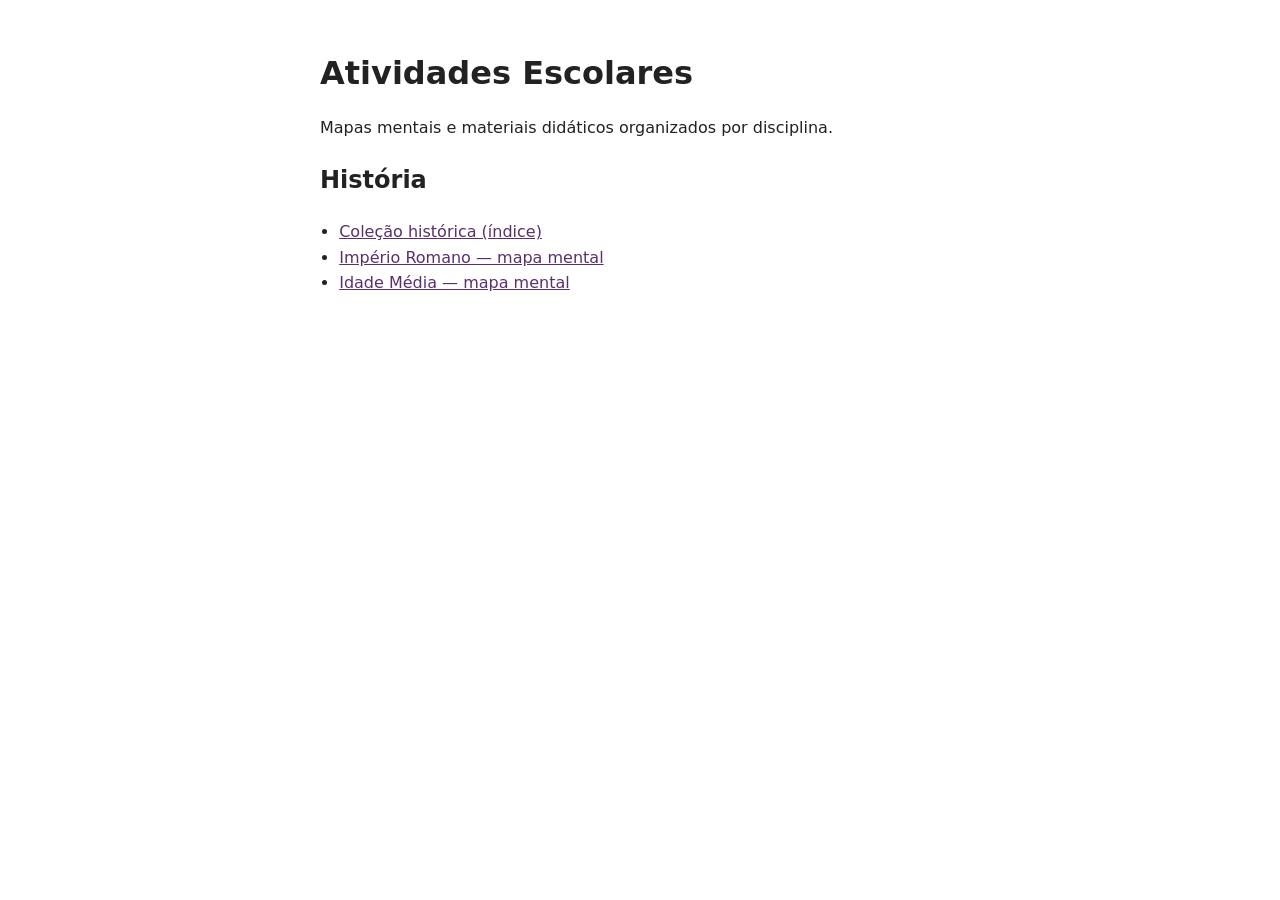
<file: index.html>
<!DOCTYPE html>
<html lang="pt-BR">
<head>
  <meta charset="UTF-8">
  <meta name="viewport" content="width=device-width, initial-scale=1.0">
  <title>Atividades Escolares</title>
  <style>
    body { font-family: system-ui, sans-serif; max-width: 640px; margin: 3rem auto; padding: 0 1rem; line-height: 1.6; color: #222; }
    h1 { margin-bottom: 0.25rem; }
    ul { padding-left: 1.2rem; }
    a { color: #5a2f6e; }
  </style>
</head>
<body>
  <h1>Atividades Escolares</h1>
  <p>Mapas mentais e materiais didáticos organizados por disciplina.</p>

  <h2>História</h2>
  <ul>
    <li><a href="disciplinas/historia/index.html">Coleção histórica (índice)</a></li>
    <li><a href="disciplinas/historia/ensino-fundamental/historia-antiga/roma-antiga/imperio-romano/imperio-romano-mapa-mental.html">Império Romano — mapa mental</a></li>
    <li><a href="disciplinas/historia/ensino-fundamental/historia-medieval/feudalismo-mapa-mental.html">Idade Média — mapa mental</a></li>
  </ul>
</body>
</html>
</file>
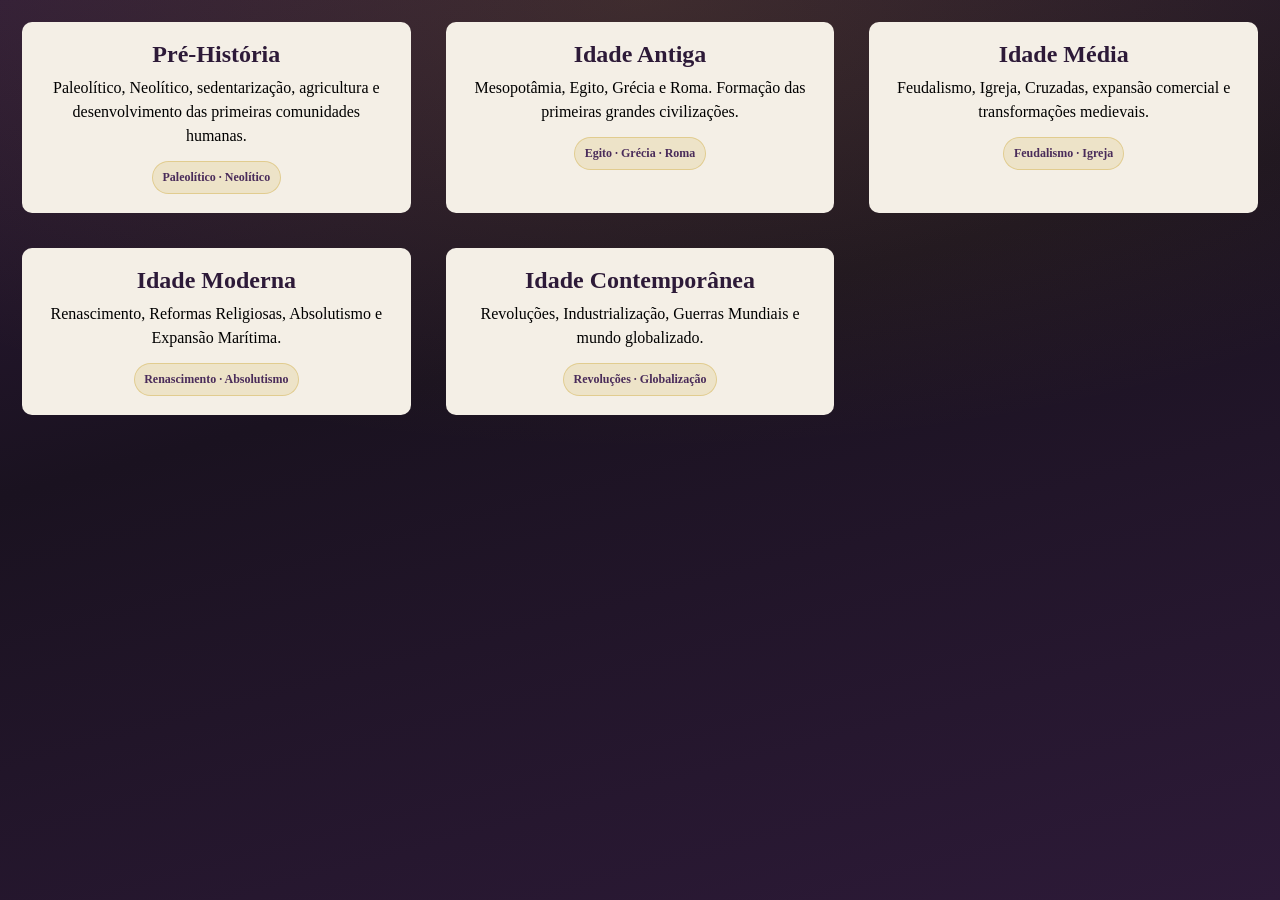
<file: disciplinas/historia/index.html>
<!DOCTYPE html>
<html lang="pt-br">

<head>
    <meta charset="UTF-8">
    <meta name="viewport" content="width=device-width, initial-scale=1.0">
    <title>Coleção Histórica</title>
    <link rel="stylesheet" href="style.css">
</head>

<body>

    <div class="grid">
            
            <div class="card-body">
                <h2>Pré-História</h2>
                <p>Paleolítico, Neolítico, sedentarização, agricultura e desenvolvimento das primeiras comunidades humanas.</p>
                <span class="tag">Paleolítico · Neolítico</span>
            </div>
        </a>
            
            <div class="card-body">
                <h2>Idade Antiga</h2>
                <p>Mesopotâmia, Egito, Grécia e Roma. Formação das primeiras grandes civilizações.</p>
                <span class="tag">Egito · Grécia · Roma</span>
            </div>
        </a>
            
            <div class="card-body">
                <h2>Idade Média</h2>
                <p>Feudalismo, Igreja, Cruzadas, expansão comercial e transformações medievais.</p>
                <span class="tag">Feudalismo · Igreja</span>
            </div>
        </a>
            
            <div class="card-body">
                <h2>Idade Moderna</h2>
                <p>Renascimento, Reformas Religiosas, Absolutismo e Expansão Marítima.</p>
                <span class="tag">Renascimento · Absolutismo</span>
            </div>
        </a>
            
            <div class="card-body">
                <h2>Idade Contemporânea</h2>
                <p>Revoluções, Industrialização, Guerras Mundiais e mundo globalizado.</p>
                <span class="tag">Revoluções · Globalização</span>
            </div>
        </a>

    </div>

</body>
</html>
</file>
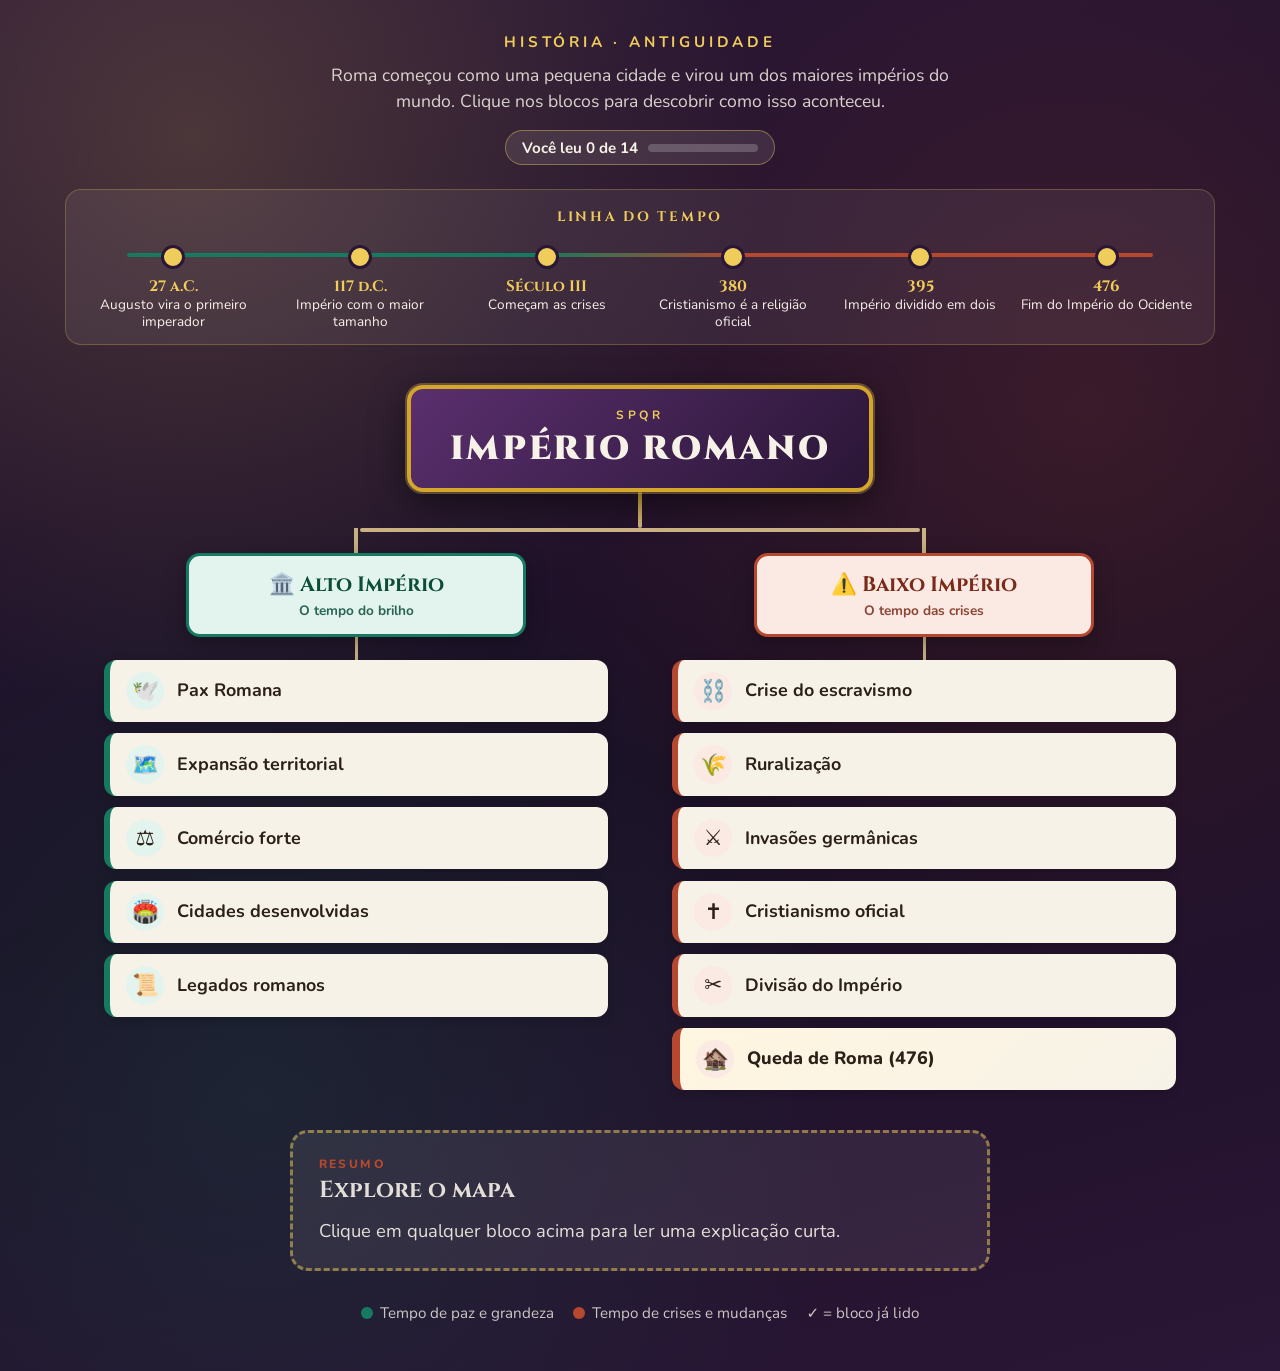
<file: imperio-romano-mapa-mental.html>
<!DOCTYPE html>
<html lang="pt-BR">
<head>
  <meta charset="UTF-8">
  <meta name="viewport" content="width=device-width, initial-scale=1.0">
  <title>Mapa Mental — Império Romano</title>
  <link href="https://fonts.googleapis.com/css2?family=Cinzel:wght@600;700;900&family=Nunito:wght@400;600;700;800&display=swap" rel="stylesheet">
  <style>
    :root {
      --marble: #f7f2e8;
      --marble-dark: #ebe2d0;
      --gold: #d4a72c;
      --gold-light: #f0cd5a;
      --purple: #5a2f6e;
      --purple-deep: #2a1636;
      --alto: #157a5f;
      --alto-soft: #e3f4ee;
      --baixo: #b5482f;
      --baixo-soft: #fbe9e3;
      --line: #c9b184;
      --text: #2b2118;
    }

    * { box-sizing: border-box; margin: 0; padding: 0; }

    body {
      font-family: 'Nunito', system-ui, sans-serif;
      color: var(--text);
      min-height: 100vh;
      padding: 2rem 1rem 3rem;
      background:
        radial-gradient(circle at 15% 10%, rgba(240, 205, 90, 0.18), transparent 35%),
        radial-gradient(circle at 85% 30%, rgba(181, 72, 47, 0.18), transparent 40%),
        radial-gradient(circle at 20% 80%, rgba(21, 122, 95, 0.18), transparent 40%),
        linear-gradient(165deg, #2a1636 0%, #1b0f25 55%, #2a1636 100%);
    }

    .page { max-width: 1150px; margin: 0 auto; }

    /* ---------- Cabeçalho ---------- */
    header { text-align: center; margin-bottom: 1.5rem; }

    .subtitle {
      font-size: 0.95rem;
      letter-spacing: 0.25em;
      text-transform: uppercase;
      color: var(--gold-light);
      font-weight: 700;
      margin-bottom: 0.4rem;
    }

    .intro {
      max-width: 620px;
      margin: 0.6rem auto 0;
      color: rgba(247, 242, 232, 0.85);
      font-size: 1.1rem;
      line-height: 1.5;
    }

    .progress {
      display: inline-flex;
      align-items: center;
      gap: 0.6rem;
      margin-top: 1rem;
      padding: 0.4rem 1rem;
      border-radius: 999px;
      background: rgba(247, 242, 232, 0.1);
      border: 1px solid rgba(240, 205, 90, 0.4);
      color: var(--marble);
      font-weight: 700;
      font-size: 0.95rem;
    }

    .progress-bar {
      width: 110px;
      height: 8px;
      border-radius: 99px;
      background: rgba(255, 255, 255, 0.2);
      overflow: hidden;
    }

    .progress-bar i {
      display: block;
      height: 100%;
      width: 0;
      background: linear-gradient(90deg, var(--gold), var(--gold-light));
      transition: width 0.4s ease;
    }

    /* ---------- Linha do tempo ---------- */
    .timeline {
      margin: 1.5rem auto 2.5rem;
      padding: 1.1rem 1rem 0.9rem;
      background: rgba(247, 242, 232, 0.07);
      border: 1px solid rgba(240, 205, 90, 0.25);
      border-radius: 16px;
    }

    .timeline h2 {
      font-family: Cinzel, serif;
      font-size: 0.85rem;
      letter-spacing: 0.2em;
      text-align: center;
      color: var(--gold-light);
      margin-bottom: 1rem;
      text-transform: uppercase;
    }

    .tl-track {
      list-style: none;
      display: flex;
      justify-content: space-between;
      position: relative;
      gap: 0.25rem;
    }

    .tl-track::before {
      content: '';
      position: absolute;
      top: 11px;
      left: 4%;
      right: 4%;
      height: 4px;
      border-radius: 4px;
      background: linear-gradient(90deg, var(--alto) 0%, var(--alto) 40%, var(--baixo) 60%, var(--baixo) 100%);
    }

    .tl-item {
      position: relative;
      flex: 1;
      text-align: center;
      color: var(--marble);
      font-size: 0.85rem;
      line-height: 1.25;
    }

    .tl-item::before {
      content: '';
      display: block;
      width: 18px;
      height: 18px;
      margin: 3px auto 0.5rem;
      border-radius: 50%;
      background: var(--gold-light);
      border: 3px solid var(--purple-deep);
      position: relative;
      z-index: 1;
    }

    .tl-item b {
      display: block;
      font-family: Cinzel, serif;
      color: var(--gold-light);
      font-size: 0.95rem;
    }

    /* ---------- Mapa ---------- */
    .mindmap { display: flex; flex-direction: column; align-items: center; }

    .node {
      cursor: pointer;
      border: none;
      font: inherit;
      text-align: inherit;
      color: inherit;
    }

    .node:focus-visible { outline: 3px solid var(--gold-light); outline-offset: 3px; }

    .node.is-active {
      box-shadow: 0 0 0 4px var(--gold-light), 0 8px 26px rgba(240, 205, 90, 0.45) !important;
    }

    .node.is-seen::after {
      content: '✓';
      position: absolute;
      top: -8px;
      right: -8px;
      width: 22px;
      height: 22px;
      border-radius: 50%;
      background: var(--gold-light);
      color: var(--purple-deep);
      font-size: 0.8rem;
      font-weight: 800;
      display: grid;
      place-items: center;
      border: 2px solid var(--purple-deep);
    }

    .root {
      position: relative;
      font-family: Cinzel, serif;
      font-weight: 900;
      font-size: clamp(1.4rem, 4vw, 2.1rem);
      letter-spacing: 0.08em;
      color: var(--marble);
      background: linear-gradient(135deg, var(--purple) 0%, var(--purple-deep) 100%);
      border: 4px solid var(--gold);
      border-radius: 16px;
      padding: 1.1rem 2.4rem;
      text-align: center;
      box-shadow: 0 0 0 2px rgba(240, 205, 90, 0.3), 0 10px 34px rgba(0, 0, 0, 0.5);
      transition: transform 0.2s;
    }

    .root:hover { transform: scale(1.03); }

    .root small {
      display: block;
      font-family: Nunito, sans-serif;
      font-weight: 700;
      font-size: 0.75rem;
      letter-spacing: 0.3em;
      color: var(--gold-light);
      margin-bottom: 0.2rem;
    }

    .trunk {
      width: 4px;
      height: 2.2rem;
      background: linear-gradient(to bottom, var(--gold), var(--line));
      border-radius: 2px;
    }

    .fork {
      display: flex;
      justify-content: center;
      align-items: flex-start;
      gap: clamp(1rem, 4vw, 3rem);
      width: 100%;
      position: relative;
    }

    .fork::before {
      content: '';
      position: absolute;
      top: 0;
      left: 50%;
      transform: translateX(-50%);
      width: min(52%, 560px);
      height: 4px;
      background: var(--line);
      border-radius: 2px;
    }

    .branch {
      flex: 1;
      max-width: 520px;
      display: flex;
      flex-direction: column;
      align-items: center;
      padding-top: 1.6rem;
      position: relative;
    }

    .branch::before {
      content: '';
      position: absolute;
      top: 0;
      width: 4px;
      height: 1.6rem;
      background: var(--line);
    }

    .branch-title {
      position: relative;
      width: 100%;
      max-width: 340px;
      font-family: Cinzel, serif;
      font-weight: 700;
      font-size: clamp(1.05rem, 2.4vw, 1.3rem);
      padding: 0.9rem 1.2rem;
      border-radius: 14px;
      text-align: center;
      border: 3px solid;
      box-shadow: 0 6px 22px rgba(0, 0, 0, 0.3);
      transition: transform 0.2s;
    }

    .branch-title:hover { transform: translateY(-3px); }
    .branch-title .period {
      display: block;
      font-family: Nunito, sans-serif;
      font-weight: 700;
      font-size: 0.85rem;
      margin-top: 0.15rem;
      opacity: 0.85;
    }

    .branch--alto .branch-title { background: var(--alto-soft); border-color: var(--alto); color: #0c4d3a; }
    .branch--baixo .branch-title { background: var(--baixo-soft); border-color: var(--baixo); color: #7a2a18; }

    .branch-stem { width: 3px; height: 1.4rem; background: var(--line); }

    .leaves {
      list-style: none;
      width: 100%;
      display: flex;
      flex-direction: column;
      gap: 0.7rem;
      padding: 0 0.5rem;
    }

    .leaf {
      position: relative;
      width: 100%;
      display: flex;
      align-items: center;
      gap: 0.8rem;
      padding: 0.75rem 1rem;
      background: var(--marble);
      border-radius: 12px;
      border-left: 6px solid var(--gold);
      font-size: 1.12rem;
      font-weight: 700;
      line-height: 1.3;
      box-shadow: 0 3px 10px rgba(0, 0, 0, 0.18);
      transition: transform 0.15s, background 0.2s;
    }

    .leaf .icon {
      flex: none;
      width: 2.4rem;
      height: 2.4rem;
      display: grid;
      place-items: center;
      font-size: 1.35rem;
      border-radius: 50%;
      background: var(--marble-dark);
    }

    .leaf:hover { background: #fffaf0; transform: translateX(5px); }

    .branch--alto .leaf { border-left-color: var(--alto); }
    .branch--alto .leaf .icon { background: var(--alto-soft); }
    .branch--baixo .leaf { border-left-color: var(--baixo); }
    .branch--baixo .leaf .icon { background: var(--baixo-soft); }

    .leaf--highlight {
      background: linear-gradient(135deg, #fff6e0, var(--marble));
      border-left-width: 8px;
      font-weight: 800;
    }

    /* ---------- Painel de explicação ---------- */
    .detail-panel {
      margin: 2.5rem auto 0;
      max-width: 700px;
      background: var(--marble);
      border: 3px solid var(--gold);
      border-radius: 18px;
      padding: 1.4rem 1.6rem;
      box-shadow: 0 14px 44px rgba(0, 0, 0, 0.4);
    }

    .detail-panel.is-empty {
      background: rgba(247, 242, 232, 0.08);
      border: 3px dashed rgba(240, 205, 90, 0.5);
      box-shadow: none;
    }

    .detail-panel.is-empty .detail-title,
    .detail-panel.is-empty .detail-body { color: rgba(247, 242, 232, 0.9); }
    .detail-panel.is-empty .detail-fun { display: none; }

    .detail-panel:not(.is-empty) { animation: detail-in 0.3s ease; }

    @keyframes detail-in {
      from { opacity: 0; transform: translateY(10px); }
      to { opacity: 1; transform: translateY(0); }
    }

    .detail-label {
      font-size: 0.75rem;
      letter-spacing: 0.2em;
      text-transform: uppercase;
      font-weight: 800;
      color: var(--baixo);
      margin-bottom: 0.3rem;
    }

    .detail-title {
      font-family: Cinzel, serif;
      font-size: 1.45rem;
      color: var(--purple-deep);
      margin-bottom: 0.7rem;
      line-height: 1.25;
    }

    .detail-body { font-size: 1.15rem; line-height: 1.6; }

    .detail-fun {
      margin-top: 1rem;
      padding: 0.8rem 1rem;
      background: #fff3c9;
      border-left: 5px solid var(--gold);
      border-radius: 10px;
      font-size: 1.05rem;
      line-height: 1.5;
    }

    .detail-fun b { color: #8a6500; }

    .detail-panel[data-theme="alto"] { border-color: var(--alto); }
    .detail-panel[data-theme="baixo"] { border-color: var(--baixo); }
    .detail-panel[data-theme="root"] { border-color: var(--purple); }

    .legend {
      margin-top: 2rem;
      display: flex;
      flex-wrap: wrap;
      justify-content: center;
      gap: 1.2rem;
      font-size: 0.95rem;
      color: rgba(247, 242, 232, 0.8);
    }

    .legend span { display: inline-flex; align-items: center; gap: 0.45rem; }
    .dot { width: 12px; height: 12px; border-radius: 50%; }
    .dot--alto { background: var(--alto); }
    .dot--baixo { background: var(--baixo); }

    @media (max-width: 720px) {
      .fork { flex-direction: column; align-items: center; }
      .fork::before, .branch::before { display: none; }
      .branch { max-width: 100%; width: 100%; padding-top: 1.2rem; }
      .tl-track { flex-direction: column; gap: 0.9rem; align-items: flex-start; padding-left: 1.5rem; }
      .tl-track::before { top: 6px; bottom: 6px; left: 10px; right: auto; width: 4px; height: auto; }
      .tl-item { text-align: left; display: flex; gap: 0.8rem; align-items: center; }
      .tl-item::before { margin: 0 0 0 -1.5rem; flex: none; }
      .tl-item b { display: inline; margin-right: 0.4rem; }
    }

    @media print {
      body { background: white; }
      .intro, .subtitle, .legend, .progress { color: #333; }
    }
  </style>
</head>
<body>
  <div class="page">

    <header>
      <p class="subtitle">História · Antiguidade</p>
      <p class="intro">Roma começou como uma pequena cidade e virou um dos maiores impérios do mundo. Clique nos blocos para descobrir como isso aconteceu.</p>
      <div class="progress" aria-live="polite">
        <span id="progress-text">Você leu 0 de 14</span>
        <span class="progress-bar"><i id="progress-fill"></i></span>
      </div>
    </header>

    <section class="timeline" aria-label="Linha do tempo do Império Romano">
      <h2>Linha do tempo</h2>
      <ol class="tl-track">
        <li class="tl-item"><b>27 a.C.</b>Augusto vira o primeiro imperador</li>
        <li class="tl-item"><b>117 d.C.</b>Império com o maior tamanho</li>
        <li class="tl-item"><b>Século III</b>Começam as crises</li>
        <li class="tl-item"><b>380</b>Cristianismo é a religião oficial</li>
        <li class="tl-item"><b>395</b>Império dividido em dois</li>
        <li class="tl-item"><b>476</b>Fim do Império do Ocidente</li>
      </ol>
    </section>

    <div class="mindmap">
      <button type="button" class="root node" data-topic="imperio-romano" data-theme="root">
        <small>SPQR</small>
        IMPÉRIO ROMANO
      </button>
      <div class="trunk" aria-hidden="true"></div>

      <div class="fork">
        <section class="branch branch--alto" aria-label="Alto Império">
          <button type="button" class="branch-title node" data-topic="alto-imperio" data-theme="alto">
            🏛️ Alto Império
            <span class="period">O tempo do brilho</span>
          </button>
          <div class="branch-stem" aria-hidden="true"></div>
          <ul class="leaves">
            <li><button type="button" class="leaf node" data-topic="pax-romana" data-theme="alto"><span class="icon">🕊️</span>Pax Romana</button></li>
            <li><button type="button" class="leaf node" data-topic="expansao-territorial" data-theme="alto"><span class="icon">🗺️</span>Expansão territorial</button></li>
            <li><button type="button" class="leaf node" data-topic="comercio-forte" data-theme="alto"><span class="icon">⚖️</span>Comércio forte</button></li>
            <li><button type="button" class="leaf node" data-topic="cidades-desenvolvidas" data-theme="alto"><span class="icon">🏟️</span>Cidades desenvolvidas</button></li>
            <li><button type="button" class="leaf node" data-topic="legados-romanos" data-theme="alto"><span class="icon">📜</span>Legados romanos</button></li>
          </ul>
        </section>

        <section class="branch branch--baixo" aria-label="Baixo Império">
          <button type="button" class="branch-title node" data-topic="baixo-imperio" data-theme="baixo">
            ⚠️ Baixo Império
            <span class="period">O tempo das crises</span>
          </button>
          <div class="branch-stem" aria-hidden="true"></div>
          <ul class="leaves">
            <li><button type="button" class="leaf node" data-topic="crise-escravismo" data-theme="baixo"><span class="icon">⛓️</span>Crise do escravismo</button></li>
            <li><button type="button" class="leaf node" data-topic="ruralizacao" data-theme="baixo"><span class="icon">🌾</span>Ruralização</button></li>
            <li><button type="button" class="leaf node" data-topic="invasoes-germanicas" data-theme="baixo"><span class="icon">⚔️</span>Invasões germânicas</button></li>
            <li><button type="button" class="leaf node" data-topic="cristianismo-oficial" data-theme="baixo"><span class="icon">✝️</span>Cristianismo oficial</button></li>
            <li><button type="button" class="leaf node" data-topic="divisao-imperio" data-theme="baixo"><span class="icon">✂️</span>Divisão do Império</button></li>
            <li><button type="button" class="leaf leaf--highlight node" data-topic="queda-roma-476" data-theme="baixo"><span class="icon">🏚️</span>Queda de Roma (476)</button></li>
          </ul>
        </section>
      </div>
    </div>

    <aside class="detail-panel is-empty" id="detail-panel" aria-live="polite">
      <p class="detail-label" id="detail-label">Resumo</p>
      <h3 class="detail-title" id="detail-title">Explore o mapa</h3>
      <p class="detail-body" id="detail-body">Clique em qualquer bloco acima para ler uma explicação curta.</p>
      <p class="detail-fun" id="detail-fun"></p>
    </aside>

    <div class="legend">
      <span><i class="dot dot--alto"></i> Tempo de paz e grandeza</span>
      <span><i class="dot dot--baixo"></i> Tempo de crises e mudanças</span>
      <span>✓ = bloco já lido</span>
    </div>
  </div>

  <script>
    const SUMMARIES = {
      'imperio-romano': {
        title: 'Império Romano',
        text: 'Foi um grande Estado que nasceu na cidade de Roma e chegou a dominar boa parte da Europa, do norte da África e do Oriente Médio. Roma criou leis, um exército forte e estradas que ligavam povos muito diferentes. A história do Império costuma ser dividida em duas fases: o Alto Império, de grandeza, e o Baixo Império, de crises.',
        fun: 'Dizia-se que “todos os caminhos levam a Roma”, porque as estradas romanas se espalhavam por todo o Império.'
      },
      'alto-imperio': {
        title: 'Alto Império',
        text: 'É a fase em que o Império era forte e organizado. Começou com o imperador Augusto, em 27 a.C., e foi até o século III. Nesse tempo, quase não havia guerras dentro do território, o comércio crescia e as cidades prosperavam. Por isso é chamada de época clássica de Roma.',
        fun: 'Augusto foi o primeiro imperador de Roma e governou por mais de 40 anos.'
      },
      'baixo-imperio': {
        title: 'Baixo Império',
        text: 'É a fase em que Roma passou a enfrentar muitos problemas, a partir do século III. Houve brigas pelo poder, ataques nas fronteiras e falta de dinheiro. As pessoas deixaram as cidades e foram viver no campo. No fim, o Império do Ocidente perdeu sua força.',
        fun: 'Em uns 50 anos do século III, Roma teve mais de 20 imperadores, e quase todos foram tirados do poder à força.'
      },
      'pax-romana': {
        title: 'Pax Romana',
        text: 'Pax Romana quer dizer “Paz Romana”. Foi um tempo longo, de mais de 200 anos, em que houve pouca guerra dentro do Império. Os soldados protegiam as fronteiras e os governadores mantinham a ordem nas províncias. Com isso, pessoas, produtos e ideias viajavam com mais segurança. Isso não quer dizer que nunca houve conflitos, mas o Império viveu muito mais calmo.',
        fun: '“Pax” é a palavra latina para “paz”. Você reconhece essa palavra em “pacífico”.'
      },
      'expansao-territorial': {
        title: 'Expansão territorial',
        text: 'Roma cresceu conquistando outros povos e fazendo alianças. Assim, formou muitas províncias, que eram regiões governadas por Roma. Rios como o Reno e o Danúbio funcionavam como fronteiras. Para cuidar de tanto território, Roma precisou de um exército sempre pronto, de governadores e de impostos.',
        fun: 'No seu maior tamanho, por volta do ano 117, o Império tinha cerca de 60 milhões de habitantes.'
      },
      'comercio-forte': {
        title: 'Comércio forte',
        text: 'Com moeda confiável, portos, estradas e mais segurança, as pessoas negociavam entre lugares bem distantes. Circulavam trigo, vinho, azeite, metais e tecidos. Também se vendiam pessoas escravizadas. O comércio ligava as cidades e deixava ricos os comerciantes e o Estado.',
        fun: 'Navios romanos traziam trigo do Egito para alimentar a cidade de Roma.'
      },
      'cidades-desenvolvidas': {
        title: 'Cidades desenvolvidas',
        text: 'As cidades romanas tinham praça central (o fórum), banhos públicos (as termas), teatros, arenas e aquedutos, que levavam água para a população. Eram o centro da política, da religião e do comércio de cada região. Muitas cidades seguiam o modelo de Roma, e isso ajudava a espalhar o modo de vida romano.',
        fun: 'O Coliseu, em Roma, podia receber cerca de 50 mil pessoas para assistir aos espetáculos.'
      },
      'legados-romanos': {
        title: 'Legados romanos',
        text: 'Legado é aquilo que uma civilização deixa para as gerações seguintes. Dos romanos herdamos o direito (base de muitas leis atuais), o latim (origem do português), as técnicas de construção de estradas, pontes e aquedutos e a ideia de cidadania. Muitas coisas do nosso dia a dia vêm de Roma.',
        fun: 'O português, o espanhol, o italiano e o francês vêm do latim. Por isso são chamados de línguas latinas.'
      },
      'crise-escravismo': {
        title: 'Crise do escravismo',
        text: 'A economia romana dependia do trabalho de escravizados nas grandes fazendas. Quando as guerras de conquista diminuíram, chegaram menos escravizados e o trabalho ficou mais caro. Também houve revoltas. Aos poucos, muitos proprietários passaram a usar colonos, que eram camponeses livres, mas presos à terra e obrigados a pagar ao dono do lugar onde viviam.',
        fun: 'Os colonos foram um passo importante para o surgimento da servidão na Idade Média.'
      },
      'ruralizacao': {
        title: 'Ruralização',
        text: 'Ruralizar quer dizer “ir para o campo”. Com as cidades menos seguras e o comércio em queda, muitas pessoas ricas e pobres foram viver em grandes propriedades rurais, chamadas vilas. Os donos de terras ficaram poderosos e cada vez mais independentes do imperador. A vida passou a girar em torno do campo, e não mais das cidades.',
        fun: 'Essas grandes propriedades quase se bastavam sozinhas: produziam alimento, tecidos e ferramentas.'
      },
      'invasoes-germanicas': {
        title: 'Invasões germânicas',
        text: 'Povos que os romanos chamavam de “bárbaros”, como visigodos, ostrogodos, vândalos e francos, entraram no território do Império. Muitos deles buscavam terras para viver e fugiam de outros povos, como os hunos. Houve guerras e também acordos. Com o tempo, esses povos formaram seus próprios reinos e Roma perdeu o controle do Ocidente.',
        fun: 'Em 410, os visigodos entraram em Roma. Foi a primeira vez em cerca de 800 anos que a cidade foi invadida.'
      },
      'cristianismo-oficial': {
        title: 'Cristianismo oficial',
        text: 'No começo, os cristãos eram perseguidos. Em 313, o imperador Constantino deu liberdade para todas as religiões, e os cristãos passaram a ser aceitos. Em 380, o imperador Teodósio tornou o cristianismo a religião oficial do Império. A Igreja ganhou muita força e passou a ter grande importância na vida das pessoas.',
        fun: 'O Édito de Milão, de 313, é o documento que deu liberdade religiosa aos cristãos.'
      },
      'divisao-imperio': {
        title: 'Divisão do Império',
        text: 'O Império ficou grande demais para ser governado por uma só pessoa. Por isso, imperadores como Diocleciano dividiram tarefas e regiões. Em 395, o imperador Teodósio morreu e o Império foi dividido em dois: o Ocidente, com capital em Roma, e o Oriente, com capital em Constantinopla. O lado oriental durou mais de mil anos. O ocidental ficou fraco e caiu antes.',
        fun: 'O Império do Oriente ficou conhecido como Império Bizantino e durou até 1453.'
      },
      'queda-roma-476': {
        title: 'Queda de Roma (476)',
        text: 'Em 476, o chefe germânico Odoacro tirou do trono Rômulo Augústulo, o último imperador do Ocidente. Roma não foi destruída em um único dia. A queda foi o fim de um processo longo, de muitos anos de enfraquecimento. Os historiadores usam essa data para marcar o fim da Antiguidade e o começo da Idade Média.',
        fun: 'O nome “Rômulo” lembra o lendário fundador de Roma, e “Augústulo” quer dizer “pequeno Augusto”. Foi um fim com nomes de começo!'
      }
    };

    const panel = document.getElementById('detail-panel');
    const detailTitle = document.getElementById('detail-title');
    const detailBody = document.getElementById('detail-body');
    const detailFun = document.getElementById('detail-fun');
    const detailLabel = document.getElementById('detail-label');
    const nodes = document.querySelectorAll('.node');
    const seen = new Set();
    const total = Object.keys(SUMMARIES).length;

    function updateProgress() {
      document.getElementById('progress-text').textContent = 'Você leu ' + seen.size + ' de ' + total;
      document.getElementById('progress-fill').style.width = (seen.size / total * 100) + '%';
    }

    function showSummary(topic, theme) {
      const entry = SUMMARIES[topic];
      if (!entry) return;

      seen.add(topic);
      nodes.forEach((n) => {
        n.classList.toggle('is-active', n.dataset.topic === topic);
        if (seen.has(n.dataset.topic)) n.classList.add('is-seen');
      });

      panel.classList.remove('is-empty');
      panel.dataset.theme = theme || 'root';
      detailLabel.textContent = 'Resumo';
      detailTitle.textContent = entry.title;
      detailBody.textContent = entry.text;
      detailFun.innerHTML = '<b>💡 Você sabia?</b> ';
      detailFun.appendChild(document.createTextNode(entry.fun));

      updateProgress();
      panel.scrollIntoView({ behavior: 'smooth', block: 'nearest' });
    }

    nodes.forEach((node) => {
      node.addEventListener('click', () => showSummary(node.dataset.topic, node.dataset.theme));
    });
  </script>
</body>
</html>
</file>
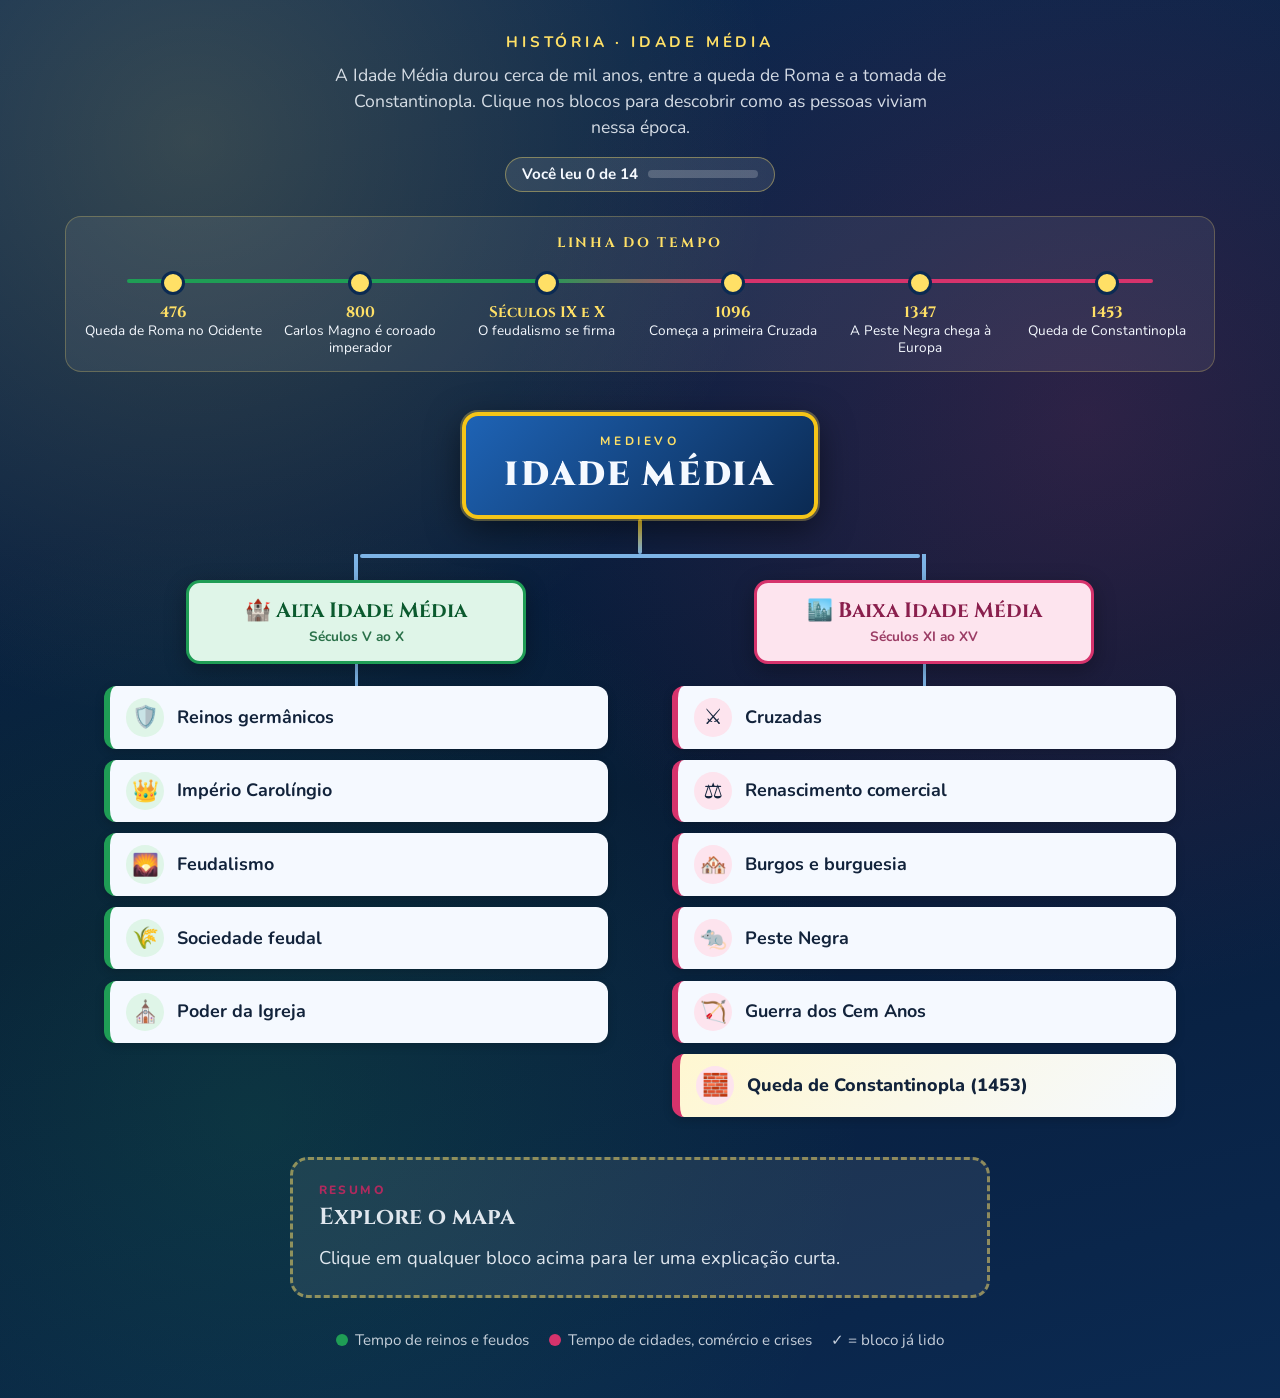
<file: disciplinas/historia/ensino-fundamental/historia-medieval/feudalismo-mapa-mental.html>
<!DOCTYPE html>
<html lang="pt-BR">
<head>
  <meta charset="UTF-8">
  <meta name="viewport" content="width=device-width, initial-scale=1.0">
  <title>Mapa Mental — Idade Média</title>
  <link href="https://fonts.googleapis.com/css2?family=Cinzel:wght@600;700;900&family=Nunito:wght@400;600;700;800&display=swap" rel="stylesheet">
  <style>
    :root {
      --marble: #f5f9ff;
      --marble-dark: #dce8f7;
      --gold: #f5c518;
      --gold-light: #ffe066;
      --purple: #1e63b5;
      --purple-deep: #0b2a52;
      --alto: #1f9d55;
      --alto-soft: #dff5e8;
      --baixo: #d6336c;
      --baixo-soft: #fde4ee;
      --line: #7db4e6;
      --text: #12233b;
    }

    * { box-sizing: border-box; margin: 0; padding: 0; }

    body {
      font-family: 'Nunito', system-ui, sans-serif;
      color: var(--text);
      min-height: 100vh;
      padding: 2rem 1rem 3rem;
      background:
        radial-gradient(circle at 15% 10%, rgba(255, 224, 102, 0.18), transparent 35%),
        radial-gradient(circle at 85% 30%, rgba(214, 51, 108, 0.18), transparent 40%),
        radial-gradient(circle at 20% 80%, rgba(31, 157, 85, 0.18), transparent 40%),
        linear-gradient(165deg, #0b2a52 0%, #071a36 55%, #0b2a52 100%);
    }

    .page { max-width: 1150px; margin: 0 auto; }

    /* ---------- Cabeçalho ---------- */
    header { text-align: center; margin-bottom: 1.5rem; }

    .subtitle {
      font-size: 0.95rem;
      letter-spacing: 0.25em;
      text-transform: uppercase;
      color: var(--gold-light);
      font-weight: 700;
      margin-bottom: 0.4rem;
    }

    .intro {
      max-width: 620px;
      margin: 0.6rem auto 0;
      color: rgba(245, 249, 255, 0.85);
      font-size: 1.1rem;
      line-height: 1.5;
    }

    .progress {
      display: inline-flex;
      align-items: center;
      gap: 0.6rem;
      margin-top: 1rem;
      padding: 0.4rem 1rem;
      border-radius: 999px;
      background: rgba(245, 249, 255, 0.1);
      border: 1px solid rgba(255, 224, 102, 0.4);
      color: var(--marble);
      font-weight: 700;
      font-size: 0.95rem;
    }

    .progress-bar {
      width: 110px;
      height: 8px;
      border-radius: 99px;
      background: rgba(255, 255, 255, 0.2);
      overflow: hidden;
    }

    .progress-bar i {
      display: block;
      height: 100%;
      width: 0;
      background: linear-gradient(90deg, var(--gold), var(--gold-light));
      transition: width 0.4s ease;
    }

    /* ---------- Linha do tempo ---------- */
    .timeline {
      margin: 1.5rem auto 2.5rem;
      padding: 1.1rem 1rem 0.9rem;
      background: rgba(245, 249, 255, 0.07);
      border: 1px solid rgba(255, 224, 102, 0.25);
      border-radius: 16px;
    }

    .timeline h2 {
      font-family: Cinzel, serif;
      font-size: 0.85rem;
      letter-spacing: 0.2em;
      text-align: center;
      color: var(--gold-light);
      margin-bottom: 1rem;
      text-transform: uppercase;
    }

    .tl-track {
      list-style: none;
      display: flex;
      justify-content: space-between;
      position: relative;
      gap: 0.25rem;
    }

    .tl-track::before {
      content: '';
      position: absolute;
      top: 11px;
      left: 4%;
      right: 4%;
      height: 4px;
      border-radius: 4px;
      background: linear-gradient(90deg, var(--alto) 0%, var(--alto) 40%, var(--baixo) 60%, var(--baixo) 100%);
    }

    .tl-item {
      position: relative;
      flex: 1;
      text-align: center;
      color: var(--marble);
      font-size: 0.85rem;
      line-height: 1.25;
    }

    .tl-item::before {
      content: '';
      display: block;
      width: 18px;
      height: 18px;
      margin: 3px auto 0.5rem;
      border-radius: 50%;
      background: var(--gold-light);
      border: 3px solid var(--purple-deep);
      position: relative;
      z-index: 1;
    }

    .tl-item b {
      display: block;
      font-family: Cinzel, serif;
      color: var(--gold-light);
      font-size: 0.95rem;
    }

    /* ---------- Mapa ---------- */
    .mindmap { display: flex; flex-direction: column; align-items: center; }

    .node {
      cursor: pointer;
      border: none;
      font: inherit;
      text-align: inherit;
      color: inherit;
    }

    .node:focus-visible { outline: 3px solid var(--gold-light); outline-offset: 3px; }

    .node.is-active {
      box-shadow: 0 0 0 4px var(--gold-light), 0 8px 26px rgba(255, 224, 102, 0.45) !important;
    }

    .node.is-seen::after {
      content: '✓';
      position: absolute;
      top: -8px;
      right: -8px;
      width: 22px;
      height: 22px;
      border-radius: 50%;
      background: var(--gold-light);
      color: var(--purple-deep);
      font-size: 0.8rem;
      font-weight: 800;
      display: grid;
      place-items: center;
      border: 2px solid var(--purple-deep);
    }

    .root {
      position: relative;
      font-family: Cinzel, serif;
      font-weight: 900;
      font-size: clamp(1.4rem, 4vw, 2.1rem);
      letter-spacing: 0.08em;
      color: var(--marble);
      background: linear-gradient(135deg, var(--purple) 0%, var(--purple-deep) 100%);
      border: 4px solid var(--gold);
      border-radius: 16px;
      padding: 1.1rem 2.4rem;
      text-align: center;
      box-shadow: 0 0 0 2px rgba(255, 224, 102, 0.3), 0 10px 34px rgba(0, 0, 0, 0.5);
      transition: transform 0.2s;
    }

    .root:hover { transform: scale(1.03); }

    .root small {
      display: block;
      font-family: Nunito, sans-serif;
      font-weight: 700;
      font-size: 0.75rem;
      letter-spacing: 0.3em;
      color: var(--gold-light);
      margin-bottom: 0.2rem;
    }

    .trunk {
      width: 4px;
      height: 2.2rem;
      background: linear-gradient(to bottom, var(--gold), var(--line));
      border-radius: 2px;
    }

    .fork {
      display: flex;
      justify-content: center;
      align-items: flex-start;
      gap: clamp(1rem, 4vw, 3rem);
      width: 100%;
      position: relative;
    }

    .fork::before {
      content: '';
      position: absolute;
      top: 0;
      left: 50%;
      transform: translateX(-50%);
      width: min(52%, 560px);
      height: 4px;
      background: var(--line);
      border-radius: 2px;
    }

    .branch {
      flex: 1;
      max-width: 520px;
      display: flex;
      flex-direction: column;
      align-items: center;
      padding-top: 1.6rem;
      position: relative;
    }

    .branch::before {
      content: '';
      position: absolute;
      top: 0;
      width: 4px;
      height: 1.6rem;
      background: var(--line);
    }

    .branch-title {
      position: relative;
      width: 100%;
      max-width: 340px;
      font-family: Cinzel, serif;
      font-weight: 700;
      font-size: clamp(1.05rem, 2.4vw, 1.3rem);
      padding: 0.9rem 1.2rem;
      border-radius: 14px;
      text-align: center;
      border: 3px solid;
      box-shadow: 0 6px 22px rgba(0, 0, 0, 0.3);
      transition: transform 0.2s;
    }

    .branch-title:hover { transform: translateY(-3px); }
    .branch-title .period {
      display: block;
      font-family: Nunito, sans-serif;
      font-weight: 700;
      font-size: 0.85rem;
      margin-top: 0.15rem;
      opacity: 0.85;
    }

    .branch--alto .branch-title { background: var(--alto-soft); border-color: var(--alto); color: #0b5a2e; }
    .branch--baixo .branch-title { background: var(--baixo-soft); border-color: var(--baixo); color: #8a1f4d; }

    .branch-stem { width: 3px; height: 1.4rem; background: var(--line); }

    .leaves {
      list-style: none;
      width: 100%;
      display: flex;
      flex-direction: column;
      gap: 0.7rem;
      padding: 0 0.5rem;
    }

    .leaf {
      position: relative;
      width: 100%;
      display: flex;
      align-items: center;
      gap: 0.8rem;
      padding: 0.75rem 1rem;
      background: var(--marble);
      border-radius: 12px;
      border-left: 6px solid var(--gold);
      font-size: 1.12rem;
      font-weight: 700;
      line-height: 1.3;
      box-shadow: 0 3px 10px rgba(0, 0, 0, 0.18);
      transition: transform 0.15s, background 0.2s;
    }

    .leaf .icon {
      flex: none;
      width: 2.4rem;
      height: 2.4rem;
      display: grid;
      place-items: center;
      font-size: 1.35rem;
      border-radius: 50%;
      background: var(--marble-dark);
    }

    .leaf:hover { background: #fbfdff; transform: translateX(5px); }

    .branch--alto .leaf { border-left-color: var(--alto); }
    .branch--alto .leaf .icon { background: var(--alto-soft); }
    .branch--baixo .leaf { border-left-color: var(--baixo); }
    .branch--baixo .leaf .icon { background: var(--baixo-soft); }

    .leaf--highlight {
      background: linear-gradient(135deg, #fff7d1, var(--marble));
      border-left-width: 8px;
      font-weight: 800;
    }

    /* ---------- Painel de explicação ---------- */
    .detail-panel {
      margin: 2.5rem auto 0;
      max-width: 700px;
      background: var(--marble);
      border: 3px solid var(--gold);
      border-radius: 18px;
      padding: 1.4rem 1.6rem;
      box-shadow: 0 14px 44px rgba(0, 0, 0, 0.4);
    }

    .detail-panel.is-empty {
      background: rgba(245, 249, 255, 0.08);
      border: 3px dashed rgba(255, 224, 102, 0.5);
      box-shadow: none;
    }

    .detail-panel.is-empty .detail-title,
    .detail-panel.is-empty .detail-body { color: rgba(245, 249, 255, 0.9); }
    .detail-panel.is-empty .detail-fun { display: none; }

    .detail-panel:not(.is-empty) { animation: detail-in 0.3s ease; }

    @keyframes detail-in {
      from { opacity: 0; transform: translateY(10px); }
      to { opacity: 1; transform: translateY(0); }
    }

    .detail-label {
      font-size: 0.75rem;
      letter-spacing: 0.2em;
      text-transform: uppercase;
      font-weight: 800;
      color: #b02a5e;
      margin-bottom: 0.3rem;
    }

    .detail-title {
      font-family: Cinzel, serif;
      font-size: 1.45rem;
      color: var(--purple-deep);
      margin-bottom: 0.7rem;
      line-height: 1.25;
    }

    .detail-body { font-size: 1.15rem; line-height: 1.6; }

    .detail-fun {
      margin-top: 1rem;
      padding: 0.8rem 1rem;
      background: #fff3c9;
      border-left: 5px solid var(--gold);
      border-radius: 10px;
      font-size: 1.05rem;
      line-height: 1.5;
    }

    .detail-fun b { color: #8a6500; }

    .detail-panel[data-theme="alto"] { border-color: var(--alto); }
    .detail-panel[data-theme="baixo"] { border-color: var(--baixo); }
    .detail-panel[data-theme="root"] { border-color: var(--purple); }

    .legend {
      margin-top: 2rem;
      display: flex;
      flex-wrap: wrap;
      justify-content: center;
      gap: 1.2rem;
      font-size: 0.95rem;
      color: rgba(245, 249, 255, 0.8);
    }

    .legend span { display: inline-flex; align-items: center; gap: 0.45rem; }
    .dot { width: 12px; height: 12px; border-radius: 50%; }
    .dot--alto { background: var(--alto); }
    .dot--baixo { background: var(--baixo); }

    @media (max-width: 720px) {
      .fork { flex-direction: column; align-items: center; }
      .fork::before, .branch::before { display: none; }
      .branch { max-width: 100%; width: 100%; padding-top: 1.2rem; }
      .tl-track { flex-direction: column; gap: 0.9rem; align-items: flex-start; padding-left: 1.5rem; }
      .tl-track::before { top: 6px; bottom: 6px; left: 10px; right: auto; width: 4px; height: auto; }
      .tl-item { text-align: left; display: flex; gap: 0.8rem; align-items: center; }
      .tl-item::before { margin: 0 0 0 -1.5rem; flex: none; }
      .tl-item b { display: inline; margin-right: 0.4rem; }
    }

    @media print {
      body { background: white; }
      .intro, .subtitle, .legend, .progress { color: #333; }
    }
  </style>
</head>
<body>
  <div class="page">

    <header>
      <p class="subtitle">História · Idade Média</p>
      <p class="intro">A Idade Média durou cerca de mil anos, entre a queda de Roma e a tomada de Constantinopla. Clique nos blocos para descobrir como as pessoas viviam nessa época.</p>
      <div class="progress" aria-live="polite">
        <span id="progress-text">Você leu 0 de 14</span>
        <span class="progress-bar"><i id="progress-fill"></i></span>
      </div>
    </header>

    <section class="timeline" aria-label="Linha do tempo da Idade Média">
      <h2>Linha do tempo</h2>
      <ol class="tl-track">
        <li class="tl-item"><b>476</b>Queda de Roma no Ocidente</li>
        <li class="tl-item"><b>800</b>Carlos Magno é coroado imperador</li>
        <li class="tl-item"><b>Séculos IX e X</b>O feudalismo se firma</li>
        <li class="tl-item"><b>1096</b>Começa a primeira Cruzada</li>
        <li class="tl-item"><b>1347</b>A Peste Negra chega à Europa</li>
        <li class="tl-item"><b>1453</b>Queda de Constantinopla</li>
      </ol>
    </section>

    <div class="mindmap">
      <button type="button" class="root node" data-topic="idade-media" data-theme="root">
        <small>MEDIEVO</small>
        IDADE MÉDIA
      </button>
      <div class="trunk" aria-hidden="true"></div>

      <div class="fork">
        <section class="branch branch--alto" aria-label="Alta Idade Média">
          <button type="button" class="branch-title node" data-topic="alta-idade-media" data-theme="alto">
            🏰 Alta Idade Média
            <span class="period">Séculos V ao X</span>
          </button>
          <div class="branch-stem" aria-hidden="true"></div>
          <ul class="leaves">
            <li><button type="button" class="leaf node" data-topic="reinos-germanicos" data-theme="alto"><span class="icon">🛡️</span>Reinos germânicos</button></li>
            <li><button type="button" class="leaf node" data-topic="imperio-carolingio" data-theme="alto"><span class="icon">👑</span>Império Carolíngio</button></li>
            <li><button type="button" class="leaf node" data-topic="feudalismo" data-theme="alto"><span class="icon">🌄</span>Feudalismo</button></li>
            <li><button type="button" class="leaf node" data-topic="sociedade-feudal" data-theme="alto"><span class="icon">🌾</span>Sociedade feudal</button></li>
            <li><button type="button" class="leaf node" data-topic="poder-igreja" data-theme="alto"><span class="icon">⛪</span>Poder da Igreja</button></li>
          </ul>
        </section>

        <section class="branch branch--baixo" aria-label="Baixa Idade Média">
          <button type="button" class="branch-title node" data-topic="baixa-idade-media" data-theme="baixo">
            🏙️ Baixa Idade Média
            <span class="period">Séculos XI ao XV</span>
          </button>
          <div class="branch-stem" aria-hidden="true"></div>
          <ul class="leaves">
            <li><button type="button" class="leaf node" data-topic="cruzadas" data-theme="baixo"><span class="icon">⚔️</span>Cruzadas</button></li>
            <li><button type="button" class="leaf node" data-topic="renascimento-comercial" data-theme="baixo"><span class="icon">⚖️</span>Renascimento comercial</button></li>
            <li><button type="button" class="leaf node" data-topic="burgos-burguesia" data-theme="baixo"><span class="icon">🏘️</span>Burgos e burguesia</button></li>
            <li><button type="button" class="leaf node" data-topic="peste-negra" data-theme="baixo"><span class="icon">🐀</span>Peste Negra</button></li>
            <li><button type="button" class="leaf node" data-topic="guerra-cem-anos" data-theme="baixo"><span class="icon">🏹</span>Guerra dos Cem Anos</button></li>
            <li><button type="button" class="leaf leaf--highlight node" data-topic="queda-constantinopla-1453" data-theme="baixo"><span class="icon">🧱</span>Queda de Constantinopla (1453)</button></li>
          </ul>
        </section>
      </div>
    </div>

    <aside class="detail-panel is-empty" id="detail-panel" aria-live="polite">
      <p class="detail-label" id="detail-label">Resumo</p>
      <h3 class="detail-title" id="detail-title">Explore o mapa</h3>
      <p class="detail-body" id="detail-body">Clique em qualquer bloco acima para ler uma explicação curta.</p>
      <p class="detail-fun" id="detail-fun"></p>
    </aside>

    <div class="legend">
      <span><i class="dot dot--alto"></i> Tempo de reinos e feudos</span>
      <span><i class="dot dot--baixo"></i> Tempo de cidades, comércio e crises</span>
      <span>✓ = bloco já lido</span>
    </div>
  </div>

  <script>
    const SUMMARIES = {
      'idade-media': {
        title: 'Idade Média',
        text: 'É o período da história europeia que vai da queda do Império Romano do Ocidente, em 476, até a tomada de Constantinopla, em 1453. Foram cerca de mil anos. Costuma ser dividido em duas fases: a Alta Idade Média, dos séculos V ao X, e a Baixa Idade Média, dos séculos XI ao XV.',
        fun: 'O nome “Idade Média” foi criado depois, por pessoas que viam esse tempo como o “meio” entre a Antiguidade e a Idade Moderna.'
      },
      'alta-idade-media': {
        title: 'Alta Idade Média',
        text: 'É a primeira fase, do século V ao X. Depois da queda de Roma, a Europa Ocidental se dividiu em vários reinos germânicos. As cidades perderam importância, a vida passou a girar em torno do campo e a Igreja ganhou muita força. No fim dessa fase, o feudalismo já estava bem firme.',
        fun: 'Nessa época, o latim falado pelo povo foi mudando aos poucos e deu origem a línguas como o português.'
      },
      'baixa-idade-media': {
        title: 'Baixa Idade Média',
        text: 'É a segunda fase, do século XI ao XV. O comércio voltou a crescer, as cidades renasceram e surgiu um grupo novo, a burguesia. Houve as Cruzadas, mas também crises graves, como a fome, a Peste Negra e longas guerras. Aos poucos, o feudalismo foi enfraquecendo e os reis ganharam poder.',
        fun: 'Foi nessa fase que surgiram as primeiras universidades, como as de Bolonha e de Paris.'
      },
      'reinos-germanicos': {
        title: 'Reinos germânicos',
        text: 'Com a queda de Roma, povos germânicos fundaram reinos no antigo território romano: os francos, onde hoje é a França; os visigodos, na Península Ibérica; os ostrogodos, na Itália; e os anglo-saxões, na Inglaterra. Os reis eram chefes guerreiros. Esses povos misturaram seus costumes com a cultura romana e com o cristianismo.',
        fun: 'O nome “França” vem dos francos, e o nome “Inglaterra” vem dos anglos.'
      },
      'imperio-carolingio': {
        title: 'Império Carolíngio',
        text: 'Carlos Magno, rei dos francos, conquistou muitas terras e uniu grande parte da Europa Ocidental. No ano 800, o papa o coroou imperador. Ele dividiu o território em condados, governados por condes de sua confiança, e incentivou a criação de escolas. Depois da sua morte, seus netos dividiram o império e o poder dos reis enfraqueceu.',
        fun: 'Carlos Magno chamou sábios de vários lugares para ensinar na sua corte. Esse movimento é conhecido como Renascimento Carolíngio.'
      },
      'feudalismo': {
        title: 'Feudalismo',
        text: 'Feudalismo foi o modo de organizar a sociedade medieval, baseado na posse da terra. Um senhor poderoso, o suserano, dava terras (feudos) a outro nobre, o vassalo. Em troca, o vassalo jurava lealdade e ajuda militar. Com o tempo, cada senhor passou a mandar nas suas terras, enquanto o rei tinha pouco poder.',
        fun: 'A cerimônia em que o vassalo jurava fidelidade ao suserano se chamava “homenagem”.'
      },
      'sociedade-feudal': {
        title: 'Sociedade feudal',
        text: 'A sociedade era dividida em três grupos, e era muito difícil mudar de grupo: o clero (quem reza), a nobreza (quem luta) e os servos (quem trabalha). Os servos viviam nas terras do senhor e pagavam obrigações, como a corveia (dias de trabalho para o senhor) e a talha (parte da colheita). Em troca, recebiam proteção.',
        fun: 'Os servos não eram escravos, mas também não podiam sair das terras do senhor sem permissão.'
      },
      'poder-igreja': {
        title: 'Poder da Igreja',
        text: 'A Igreja Católica era a instituição mais poderosa da Idade Média. Tinha muitas terras, cobrava o dízimo e aconselhava reis e nobres. Os mosteiros guardavam livros, ensinavam a ler e a escrever e cuidavam de doentes. A religião fazia parte do dia a dia, e a fé orientava a vida e a cultura da época.',
        fun: 'Os monges copiavam livros à mão, e uma única obra podia levar meses para ficar pronta.'
      },
      'cruzadas': {
        title: 'Cruzadas',
        text: 'Foram expedições militares organizadas pela Igreja e por nobres, a partir de 1096, para conquistar Jerusalém e a Terra Santa, que estavam em mãos de muçulmanos. Houve várias Cruzadas, e nem todas alcançaram o objetivo. Além da fé, havia interesse em terras e comércio. As Cruzadas aumentaram o contato entre a Europa e o Oriente.',
        fun: 'O nome vem da cruz, o símbolo que os participantes levavam nas roupas.'
      },
      'renascimento-comercial': {
        title: 'Renascimento comercial',
        text: 'A partir do século XI, as técnicas agrícolas melhoraram, a população cresceu e sobrou mais produto para vender. O comércio voltou a ganhar força, com feiras e rotas por terra e por mar. Cidades italianas, como Veneza e Gênova, ficaram ricas levando produtos do Oriente para a Europa. A moeda passou a circular mais.',
        fun: 'Nas feiras medievais, como as de Champagne, na França, vendiam-se tecidos, especiarias e muitos outros produtos.'
      },
      'burgos-burguesia': {
        title: 'Burgos e burguesia',
        text: 'Perto de castelos, mosteiros e cruzamentos de rotas, surgiram os burgos, que foram crescendo e virando cidades. Seus moradores eram comerciantes e artesãos, a burguesia. Eles se organizavam em corporações de ofício e queriam liberdade e regras favoráveis ao comércio. Com o dinheiro que ganhavam, foram ficando cada vez mais poderosos.',
        fun: 'A palavra “burguês” vem de “burgo”, que significava um lugar fortificado.'
      },
      'peste-negra': {
        title: 'Peste Negra',
        text: 'Entre 1347 e 1351, uma doença grave, a peste bubônica, se espalhou pela Europa, trazida por navios que vinham do Oriente. Morreu cerca de um terço da população. Com falta de trabalhadores no campo, muitos servos conseguiram melhores condições, e o feudalismo se enfraqueceu ainda mais. A fome e as revoltas camponesas também marcaram o século XIV.',
        fun: 'A doença era transmitida principalmente por pulgas que viviam em ratos e se espalhou rápido pelos portos e cidades.'
      },
      'guerra-cem-anos': {
        title: 'Guerra dos Cem Anos',
        text: 'Foi uma série de conflitos entre Inglaterra e França, de 1337 a 1453, por causa de terras e da disputa pelo trono francês. Teve longas pausas, e a França acabou vencendo. A guerra enfraqueceu os nobres e fortaleceu os reis, que passaram a ter exércitos próprios. Joana d’Arc foi uma figura muito importante do lado francês.',
        fun: 'Apesar do nome, a guerra durou 116 anos.'
      },
      'queda-constantinopla-1453': {
        title: 'Queda de Constantinopla (1453)',
        text: 'Em 1453, os turcos otomanos conquistaram Constantinopla, capital do Império Bizantino, que era a continuação do Império Romano do Oriente. Essa é a data mais usada para marcar o fim da Idade Média. Segundo muitos historiadores, o domínio otomano deixou as rotas para o Oriente mais difíceis, e os europeus passaram a procurar novos caminhos, o que levou às Grandes Navegações.',
        fun: 'Alguns historiadores preferem usar 1492, ano da chegada de Colombo à América, como o fim da Idade Média.'
      }
    };

    const panel = document.getElementById('detail-panel');
    const detailTitle = document.getElementById('detail-title');
    const detailBody = document.getElementById('detail-body');
    const detailFun = document.getElementById('detail-fun');
    const detailLabel = document.getElementById('detail-label');
    const nodes = document.querySelectorAll('.node');
    const seen = new Set();
    const total = Object.keys(SUMMARIES).length;

    function updateProgress() {
      document.getElementById('progress-text').textContent = 'Você leu ' + seen.size + ' de ' + total;
      document.getElementById('progress-fill').style.width = (seen.size / total * 100) + '%';
    }

    function showSummary(topic, theme) {
      const entry = SUMMARIES[topic];
      if (!entry) return;

      seen.add(topic);
      nodes.forEach((n) => {
        n.classList.toggle('is-active', n.dataset.topic === topic);
        if (seen.has(n.dataset.topic)) n.classList.add('is-seen');
      });

      panel.classList.remove('is-empty');
      panel.dataset.theme = theme || 'root';
      detailLabel.textContent = 'Resumo';
      detailTitle.textContent = entry.title;
      detailBody.textContent = entry.text;
      detailFun.innerHTML = '<b>💡 Você sabia?</b> ';
      detailFun.appendChild(document.createTextNode(entry.fun));

      updateProgress();
      panel.scrollIntoView({ behavior: 'smooth', block: 'nearest' });
    }

    nodes.forEach((node) => {
      node.addEventListener('click', () => showSummary(node.dataset.topic, node.dataset.theme));
    });
  </script>
</body>
</html>
</file>
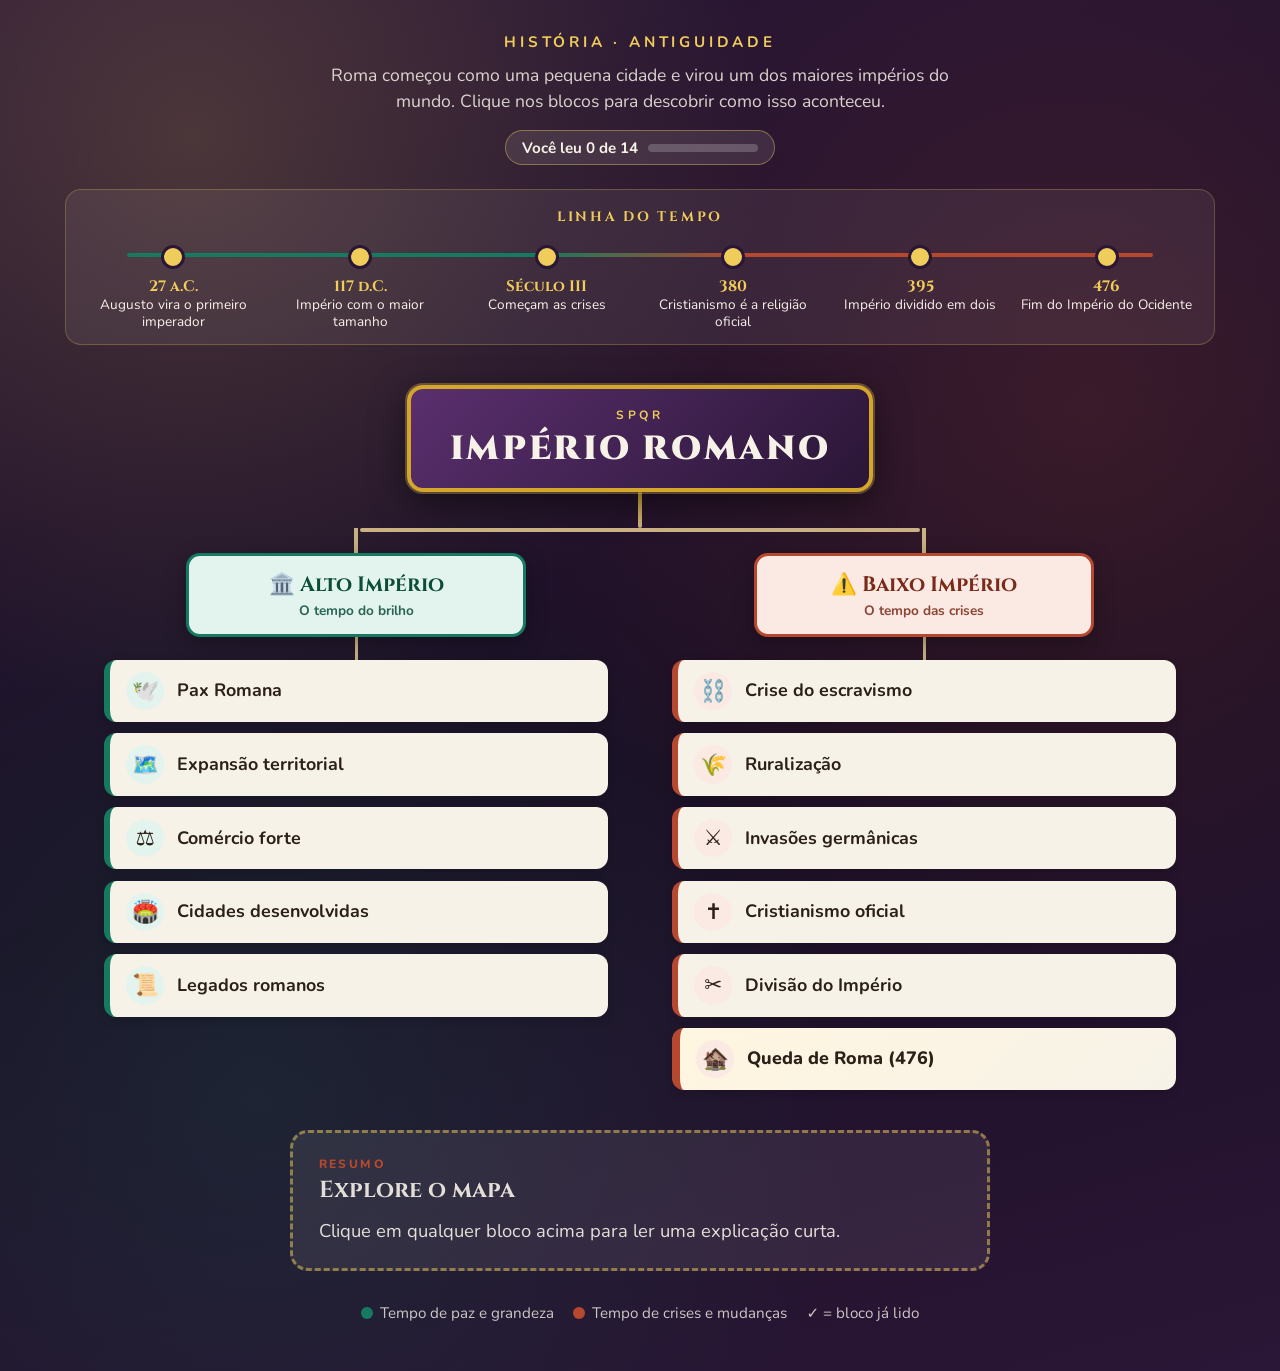
<file: ATIVIDADES DE HISTÓRIA/História/Ensino Fundamental/História Antiga/Roma Antiga/Roma Império/imperio-romano-mapa-mental.html>
<!DOCTYPE html>
<html lang="pt-BR">
<head>
  <meta charset="UTF-8">
  <meta name="viewport" content="width=device-width, initial-scale=1.0">
  <title>Império Romano - Resumo</title>
  <link href="https://fonts.googleapis.com/css2?family=Cinzel:wght@600;700;900&family=Nunito:wght@400;600;700;800&display=swap" rel="stylesheet">
  <style>
    :root {
      --marble: #f7f2e8;
      --marble-dark: #ebe2d0;
      --gold: #d4a72c;
      --gold-light: #f0cd5a;
      --purple: #5a2f6e;
      --purple-deep: #2a1636;
      --alto: #157a5f;
      --alto-soft: #e3f4ee;
      --baixo: #b5482f;
      --baixo-soft: #fbe9e3;
      --line: #c9b184;
      --text: #2b2118;
    }

    * { box-sizing: border-box; margin: 0; padding: 0; }

    body {
      font-family: 'Nunito', system-ui, sans-serif;
      color: var(--text);
      min-height: 100vh;
      padding: 2rem 1rem 3rem;
      background:
        radial-gradient(circle at 15% 10%, rgba(240, 205, 90, 0.18), transparent 35%),
        radial-gradient(circle at 85% 30%, rgba(181, 72, 47, 0.18), transparent 40%),
        radial-gradient(circle at 20% 80%, rgba(21, 122, 95, 0.18), transparent 40%),
        linear-gradient(165deg, #2a1636 0%, #1b0f25 55%, #2a1636 100%);
    }

    .page { max-width: 1150px; margin: 0 auto; }

    /* ---------- Cabeçalho ---------- */
    header { text-align: center; margin-bottom: 1.5rem; }

    .subtitle {
      font-size: 0.95rem;
      letter-spacing: 0.25em;
      text-transform: uppercase;
      color: var(--gold-light);
      font-weight: 700;
      margin-bottom: 0.4rem;
    }

    .intro {
      max-width: 620px;
      margin: 0.6rem auto 0;
      color: rgba(247, 242, 232, 0.85);
      font-size: 1.1rem;
      line-height: 1.5;
    }

    .progress {
      display: inline-flex;
      align-items: center;
      gap: 0.6rem;
      margin-top: 1rem;
      padding: 0.4rem 1rem;
      border-radius: 999px;
      background: rgba(247, 242, 232, 0.1);
      border: 1px solid rgba(240, 205, 90, 0.4);
      color: var(--marble);
      font-weight: 700;
      font-size: 0.95rem;
    }

    .progress-bar {
      width: 110px;
      height: 8px;
      border-radius: 99px;
      background: rgba(255, 255, 255, 0.2);
      overflow: hidden;
    }

    .progress-bar i {
      display: block;
      height: 100%;
      width: 0;
      background: linear-gradient(90deg, var(--gold), var(--gold-light));
      transition: width 0.4s ease;
    }

    /* ---------- Linha do tempo ---------- */
    .timeline {
      margin: 1.5rem auto 2.5rem;
      padding: 1.1rem 1rem 0.9rem;
      background: rgba(247, 242, 232, 0.07);
      border: 1px solid rgba(240, 205, 90, 0.25);
      border-radius: 16px;
    }

    .timeline h2 {
      font-family: Cinzel, serif;
      font-size: 0.85rem;
      letter-spacing: 0.2em;
      text-align: center;
      color: var(--gold-light);
      margin-bottom: 1rem;
      text-transform: uppercase;
    }

    .tl-track {
      list-style: none;
      display: flex;
      justify-content: space-between;
      position: relative;
      gap: 0.25rem;
    }

    .tl-track::before {
      content: '';
      position: absolute;
      top: 11px;
      left: 4%;
      right: 4%;
      height: 4px;
      border-radius: 4px;
      background: linear-gradient(90deg, var(--alto) 0%, var(--alto) 40%, var(--baixo) 60%, var(--baixo) 100%);
    }

    .tl-item {
      position: relative;
      flex: 1;
      text-align: center;
      color: var(--marble);
      font-size: 0.85rem;
      line-height: 1.25;
    }

    .tl-item::before {
      content: '';
      display: block;
      width: 18px;
      height: 18px;
      margin: 3px auto 0.5rem;
      border-radius: 50%;
      background: var(--gold-light);
      border: 3px solid var(--purple-deep);
      position: relative;
      z-index: 1;
    }

    .tl-item b {
      display: block;
      font-family: Cinzel, serif;
      color: var(--gold-light);
      font-size: 0.95rem;
    }

    /* ---------- Mapa ---------- */
    .mindmap { display: flex; flex-direction: column; align-items: center; }

    .node {
      cursor: pointer;
      border: none;
      font: inherit;
      text-align: inherit;
      color: inherit;
    }

    .node:focus-visible { outline: 3px solid var(--gold-light); outline-offset: 3px; }

    .node.is-active {
      box-shadow: 0 0 0 4px var(--gold-light), 0 8px 26px rgba(240, 205, 90, 0.45) !important;
    }

    .node.is-seen::after {
      content: '✓';
      position: absolute;
      top: -8px;
      right: -8px;
      width: 22px;
      height: 22px;
      border-radius: 50%;
      background: var(--gold-light);
      color: var(--purple-deep);
      font-size: 0.8rem;
      font-weight: 800;
      display: grid;
      place-items: center;
      border: 2px solid var(--purple-deep);
    }

    .root {
      position: relative;
      font-family: Cinzel, serif;
      font-weight: 900;
      font-size: clamp(1.4rem, 4vw, 2.1rem);
      letter-spacing: 0.08em;
      color: var(--marble);
      background: linear-gradient(135deg, var(--purple) 0%, var(--purple-deep) 100%);
      border: 4px solid var(--gold);
      border-radius: 16px;
      padding: 1.1rem 2.4rem;
      text-align: center;
      box-shadow: 0 0 0 2px rgba(240, 205, 90, 0.3), 0 10px 34px rgba(0, 0, 0, 0.5);
      transition: transform 0.2s;
    }

    .root:hover { transform: scale(1.03); }

    .root small {
      display: block;
      font-family: Nunito, sans-serif;
      font-weight: 700;
      font-size: 0.75rem;
      letter-spacing: 0.3em;
      color: var(--gold-light);
      margin-bottom: 0.2rem;
    }

    .trunk {
      width: 4px;
      height: 2.2rem;
      background: linear-gradient(to bottom, var(--gold), var(--line));
      border-radius: 2px;
    }

    .fork {
      display: flex;
      justify-content: center;
      align-items: flex-start;
      gap: clamp(1rem, 4vw, 3rem);
      width: 100%;
      position: relative;
    }

    .fork::before {
      content: '';
      position: absolute;
      top: 0;
      left: 50%;
      transform: translateX(-50%);
      width: min(52%, 560px);
      height: 4px;
      background: var(--line);
      border-radius: 2px;
    }

    .branch {
      flex: 1;
      max-width: 520px;
      display: flex;
      flex-direction: column;
      align-items: center;
      padding-top: 1.6rem;
      position: relative;
    }

    .branch::before {
      content: '';
      position: absolute;
      top: 0;
      width: 4px;
      height: 1.6rem;
      background: var(--line);
    }

    .branch-title {
      position: relative;
      width: 100%;
      max-width: 340px;
      font-family: Cinzel, serif;
      font-weight: 700;
      font-size: clamp(1.05rem, 2.4vw, 1.3rem);
      padding: 0.9rem 1.2rem;
      border-radius: 14px;
      text-align: center;
      border: 3px solid;
      box-shadow: 0 6px 22px rgba(0, 0, 0, 0.3);
      transition: transform 0.2s;
    }

    .branch-title:hover { transform: translateY(-3px); }
    .branch-title .period {
      display: block;
      font-family: Nunito, sans-serif;
      font-weight: 700;
      font-size: 0.85rem;
      margin-top: 0.15rem;
      opacity: 0.85;
    }

    .branch--alto .branch-title { background: var(--alto-soft); border-color: var(--alto); color: #0c4d3a; }
    .branch--baixo .branch-title { background: var(--baixo-soft); border-color: var(--baixo); color: #7a2a18; }

    .branch-stem { width: 3px; height: 1.4rem; background: var(--line); }

    .leaves {
      list-style: none;
      width: 100%;
      display: flex;
      flex-direction: column;
      gap: 0.7rem;
      padding: 0 0.5rem;
    }

    .leaf {
      position: relative;
      width: 100%;
      display: flex;
      align-items: center;
      gap: 0.8rem;
      padding: 0.75rem 1rem;
      background: var(--marble);
      border-radius: 12px;
      border-left: 6px solid var(--gold);
      font-size: 1.12rem;
      font-weight: 700;
      line-height: 1.3;
      box-shadow: 0 3px 10px rgba(0, 0, 0, 0.18);
      transition: transform 0.15s, background 0.2s;
    }

    .leaf .icon {
      flex: none;
      width: 2.4rem;
      height: 2.4rem;
      display: grid;
      place-items: center;
      font-size: 1.35rem;
      border-radius: 50%;
      background: var(--marble-dark);
    }

    .leaf:hover { background: #fffaf0; transform: translateX(5px); }

    .branch--alto .leaf { border-left-color: var(--alto); }
    .branch--alto .leaf .icon { background: var(--alto-soft); }
    .branch--baixo .leaf { border-left-color: var(--baixo); }
    .branch--baixo .leaf .icon { background: var(--baixo-soft); }

    .leaf--highlight {
      background: linear-gradient(135deg, #fff6e0, var(--marble));
      border-left-width: 8px;
      font-weight: 800;
    }

    /* ---------- Painel de explicação ---------- */
    .detail-panel {
      margin: 2.5rem auto 0;
      max-width: 700px;
      background: var(--marble);
      border: 3px solid var(--gold);
      border-radius: 18px;
      padding: 1.4rem 1.6rem;
      box-shadow: 0 14px 44px rgba(0, 0, 0, 0.4);
    }

    .detail-panel.is-empty {
      background: rgba(247, 242, 232, 0.08);
      border: 3px dashed rgba(240, 205, 90, 0.5);
      box-shadow: none;
    }

    .detail-panel.is-empty .detail-title,
    .detail-panel.is-empty .detail-body { color: rgba(247, 242, 232, 0.9); }
    .detail-panel.is-empty .detail-fun { display: none; }

    .detail-panel:not(.is-empty) { animation: detail-in 0.3s ease; }

    @keyframes detail-in {
      from { opacity: 0; transform: translateY(10px); }
      to { opacity: 1; transform: translateY(0); }
    }

    .detail-label {
      font-size: 0.75rem;
      letter-spacing: 0.2em;
      text-transform: uppercase;
      font-weight: 800;
      color: var(--baixo);
      margin-bottom: 0.3rem;
    }

    .detail-title {
      font-family: Cinzel, serif;
      font-size: 1.45rem;
      color: var(--purple-deep);
      margin-bottom: 0.7rem;
      line-height: 1.25;
    }

    .detail-body { font-size: 1.15rem; line-height: 1.6; }

    .detail-fun {
      margin-top: 1rem;
      padding: 0.8rem 1rem;
      background: #fff3c9;
      border-left: 5px solid var(--gold);
      border-radius: 10px;
      font-size: 1.05rem;
      line-height: 1.5;
    }

    .detail-fun b { color: #8a6500; }

    .detail-panel[data-theme="alto"] { border-color: var(--alto); }
    .detail-panel[data-theme="baixo"] { border-color: var(--baixo); }
    .detail-panel[data-theme="root"] { border-color: var(--purple); }

    .legend {
      margin-top: 2rem;
      display: flex;
      flex-wrap: wrap;
      justify-content: center;
      gap: 1.2rem;
      font-size: 0.95rem;
      color: rgba(247, 242, 232, 0.8);
    }

    .legend span { display: inline-flex; align-items: center; gap: 0.45rem; }
    .dot { width: 12px; height: 12px; border-radius: 50%; }
    .dot--alto { background: var(--alto); }
    .dot--baixo { background: var(--baixo); }

    @media (max-width: 720px) {
      .fork { flex-direction: column; align-items: center; }
      .fork::before, .branch::before { display: none; }
      .branch { max-width: 100%; width: 100%; padding-top: 1.2rem; }
      .tl-track { flex-direction: column; gap: 0.9rem; align-items: flex-start; padding-left: 1.5rem; }
      .tl-track::before { top: 6px; bottom: 6px; left: 10px; right: auto; width: 4px; height: auto; }
      .tl-item { text-align: left; display: flex; gap: 0.8rem; align-items: center; }
      .tl-item::before { margin: 0 0 0 -1.5rem; flex: none; }
      .tl-item b { display: inline; margin-right: 0.4rem; }
    }

    @media print {
      body { background: white; }
      .intro, .subtitle, .legend, .progress { color: #333; }
    }
  </style>
</head>
<body>
  <div class="page">

    <header>
      <p class="subtitle">História · Antiguidade</p>
      <p class="intro">Roma começou como uma pequena cidade e virou um dos maiores impérios do mundo. Clique nos blocos para descobrir como isso aconteceu.</p>
      <div class="progress" aria-live="polite">
        <span id="progress-text">Você leu 0 de 14</span>
        <span class="progress-bar"><i id="progress-fill"></i></span>
      </div>
    </header>

    <section class="timeline" aria-label="Linha do tempo do Império Romano">
      <h2>Linha do tempo</h2>
      <ol class="tl-track">
        <li class="tl-item"><b>27 a.C.</b>Augusto vira o primeiro imperador</li>
        <li class="tl-item"><b>117 d.C.</b>Império com o maior tamanho</li>
        <li class="tl-item"><b>Século III</b>Começam as crises</li>
        <li class="tl-item"><b>380</b>Cristianismo é a religião oficial</li>
        <li class="tl-item"><b>395</b>Império dividido em dois</li>
        <li class="tl-item"><b>476</b>Fim do Império do Ocidente</li>
      </ol>
    </section>

    <div class="mindmap">
      <button type="button" class="root node" data-topic="imperio-romano" data-theme="root">
        <small>SPQR</small>
        IMPÉRIO ROMANO
      </button>
      <div class="trunk" aria-hidden="true"></div>

      <div class="fork">
        <section class="branch branch--alto" aria-label="Alto Império">
          <button type="button" class="branch-title node" data-topic="alto-imperio" data-theme="alto">
            🏛️ Alto Império
            <span class="period">O tempo do brilho</span>
          </button>
          <div class="branch-stem" aria-hidden="true"></div>
          <ul class="leaves">
            <li><button type="button" class="leaf node" data-topic="pax-romana" data-theme="alto"><span class="icon">🕊️</span>Pax Romana</button></li>
            <li><button type="button" class="leaf node" data-topic="expansao-territorial" data-theme="alto"><span class="icon">🗺️</span>Expansão territorial</button></li>
            <li><button type="button" class="leaf node" data-topic="comercio-forte" data-theme="alto"><span class="icon">⚖️</span>Comércio forte</button></li>
            <li><button type="button" class="leaf node" data-topic="cidades-desenvolvidas" data-theme="alto"><span class="icon">🏟️</span>Cidades desenvolvidas</button></li>
            <li><button type="button" class="leaf node" data-topic="legados-romanos" data-theme="alto"><span class="icon">📜</span>Legados romanos</button></li>
          </ul>
        </section>

        <section class="branch branch--baixo" aria-label="Baixo Império">
          <button type="button" class="branch-title node" data-topic="baixo-imperio" data-theme="baixo">
            ⚠️ Baixo Império
            <span class="period">O tempo das crises</span>
          </button>
          <div class="branch-stem" aria-hidden="true"></div>
          <ul class="leaves">
            <li><button type="button" class="leaf node" data-topic="crise-escravismo" data-theme="baixo"><span class="icon">⛓️</span>Crise do escravismo</button></li>
            <li><button type="button" class="leaf node" data-topic="ruralizacao" data-theme="baixo"><span class="icon">🌾</span>Ruralização</button></li>
            <li><button type="button" class="leaf node" data-topic="invasoes-germanicas" data-theme="baixo"><span class="icon">⚔️</span>Invasões germânicas</button></li>
            <li><button type="button" class="leaf node" data-topic="cristianismo-oficial" data-theme="baixo"><span class="icon">✝️</span>Cristianismo oficial</button></li>
            <li><button type="button" class="leaf node" data-topic="divisao-imperio" data-theme="baixo"><span class="icon">✂️</span>Divisão do Império</button></li>
            <li><button type="button" class="leaf leaf--highlight node" data-topic="queda-roma-476" data-theme="baixo"><span class="icon">🏚️</span>Queda de Roma (476)</button></li>
          </ul>
        </section>
      </div>
    </div>

    <aside class="detail-panel is-empty" id="detail-panel" aria-live="polite">
      <p class="detail-label" id="detail-label">Resumo</p>
      <h3 class="detail-title" id="detail-title">Explore o mapa</h3>
      <p class="detail-body" id="detail-body">Clique em qualquer bloco acima para ler uma explicação curta.</p>
      <p class="detail-fun" id="detail-fun"></p>
    </aside>

    <div class="legend">
      <span><i class="dot dot--alto"></i> Tempo de paz e grandeza</span>
      <span><i class="dot dot--baixo"></i> Tempo de crises e mudanças</span>
      <span>✓ = bloco já lido</span>
    </div>
  </div>

  <script>
    const SUMMARIES = {
      'imperio-romano': {
        title: 'Império Romano',
        text: 'Foi um grande Estado que nasceu na cidade de Roma e chegou a dominar boa parte da Europa, do norte da África e do Oriente Médio. Roma criou leis, um exército forte e estradas que ligavam povos muito diferentes. A história do Império costuma ser dividida em duas fases: o Alto Império, de grandeza, e o Baixo Império, de crises.',
        fun: 'Dizia-se que “todos os caminhos levam a Roma”, porque as estradas romanas se espalhavam por todo o Império.'
      },
      'alto-imperio': {
        title: 'Alto Império',
        text: 'É a fase em que o Império era forte e organizado. Começou com o imperador Augusto, em 27 a.C., e foi até o século III. Nesse tempo, quase não havia guerras dentro do território, o comércio crescia e as cidades prosperavam. Por isso é chamada de época clássica de Roma.',
        fun: 'Augusto foi o primeiro imperador de Roma e governou por mais de 40 anos.'
      },
      'baixo-imperio': {
        title: 'Baixo Império',
        text: 'É a fase em que Roma passou a enfrentar muitos problemas, a partir do século III. Houve brigas pelo poder, ataques nas fronteiras e falta de dinheiro. As pessoas deixaram as cidades e foram viver no campo. No fim, o Império do Ocidente perdeu sua força.',
        fun: 'Em uns 50 anos do século III, Roma teve mais de 20 imperadores, e quase todos foram tirados do poder à força.'
      },
      'pax-romana': {
        title: 'Pax Romana',
        text: 'Pax Romana quer dizer “Paz Romana”. Foi um tempo longo, de mais de 200 anos, em que houve pouca guerra dentro do Império. Os soldados protegiam as fronteiras e os governadores mantinham a ordem nas províncias. Com isso, pessoas, produtos e ideias viajavam com mais segurança. Isso não quer dizer que nunca houve conflitos, mas o Império viveu muito mais calmo.',
        fun: '“Pax” é a palavra latina para “paz”. Você reconhece essa palavra em “pacífico”.'
      },
      'expansao-territorial': {
        title: 'Expansão territorial',
        text: 'Roma cresceu conquistando outros povos e fazendo alianças. Assim, formou muitas províncias, que eram regiões governadas por Roma. Rios como o Reno e o Danúbio funcionavam como fronteiras. Para cuidar de tanto território, Roma precisou de um exército sempre pronto, de governadores e de impostos.',
        fun: 'No seu maior tamanho, por volta do ano 117, o Império tinha cerca de 60 milhões de habitantes.'
      },
      'comercio-forte': {
        title: 'Comércio forte',
        text: 'Com moeda confiável, portos, estradas e mais segurança, as pessoas negociavam entre lugares bem distantes. Circulavam trigo, vinho, azeite, metais e tecidos. Também se vendiam pessoas escravizadas. O comércio ligava as cidades e deixava ricos os comerciantes e o Estado.',
        fun: 'Navios romanos traziam trigo do Egito para alimentar a cidade de Roma.'
      },
      'cidades-desenvolvidas': {
        title: 'Cidades desenvolvidas',
        text: 'As cidades romanas tinham praça central (o fórum), banhos públicos (as termas), teatros, arenas e aquedutos, que levavam água para a população. Eram o centro da política, da religião e do comércio de cada região. Muitas cidades seguiam o modelo de Roma, e isso ajudava a espalhar o modo de vida romano.',
        fun: 'O Coliseu, em Roma, podia receber cerca de 50 mil pessoas para assistir aos espetáculos.'
      },
      'legados-romanos': {
        title: 'Legados romanos',
        text: 'Legado é aquilo que uma civilização deixa para as gerações seguintes. Dos romanos herdamos o direito (base de muitas leis atuais), o latim (origem do português), as técnicas de construção de estradas, pontes e aquedutos e a ideia de cidadania. Muitas coisas do nosso dia a dia vêm de Roma.',
        fun: 'O português, o espanhol, o italiano e o francês vêm do latim. Por isso são chamados de línguas latinas.'
      },
      'crise-escravismo': {
        title: 'Crise do escravismo',
        text: 'A economia romana dependia do trabalho de escravizados nas grandes fazendas. Quando as guerras de conquista diminuíram, chegaram menos escravizados e o trabalho ficou mais caro. Também houve revoltas. Aos poucos, muitos proprietários passaram a usar colonos, que eram camponeses livres, mas presos à terra e obrigados a pagar ao dono do lugar onde viviam.',
        fun: 'Os colonos foram um passo importante para o surgimento da servidão na Idade Média.'
      },
      'ruralizacao': {
        title: 'Ruralização',
        text: 'Ruralizar quer dizer “ir para o campo”. Com as cidades menos seguras e o comércio em queda, muitas pessoas ricas e pobres foram viver em grandes propriedades rurais, chamadas vilas. Os donos de terras ficaram poderosos e cada vez mais independentes do imperador. A vida passou a girar em torno do campo, e não mais das cidades.',
        fun: 'Essas grandes propriedades quase se bastavam sozinhas: produziam alimento, tecidos e ferramentas.'
      },
      'invasoes-germanicas': {
        title: 'Invasões germânicas',
        text: 'Povos que os romanos chamavam de “bárbaros”, como visigodos, ostrogodos, vândalos e francos, entraram no território do Império. Muitos deles buscavam terras para viver e fugiam de outros povos, como os hunos. Houve guerras e também acordos. Com o tempo, esses povos formaram seus próprios reinos e Roma perdeu o controle do Ocidente.',
        fun: 'Em 410, os visigodos entraram em Roma. Foi a primeira vez em cerca de 800 anos que a cidade foi invadida.'
      },
      'cristianismo-oficial': {
        title: 'Cristianismo oficial',
        text: 'No começo, os cristãos eram perseguidos. Em 313, o imperador Constantino deu liberdade para todas as religiões, e os cristãos passaram a ser aceitos. Em 380, o imperador Teodósio tornou o cristianismo a religião oficial do Império. A Igreja ganhou muita força e passou a ter grande importância na vida das pessoas.',
        fun: 'O Édito de Milão, de 313, é o documento que deu liberdade religiosa aos cristãos.'
      },
      'divisao-imperio': {
        title: 'Divisão do Império',
        text: 'O Império ficou grande demais para ser governado por uma só pessoa. Por isso, imperadores como Diocleciano dividiram tarefas e regiões. Em 395, o imperador Teodósio morreu e o Império foi dividido em dois: o Ocidente, com capital em Roma, e o Oriente, com capital em Constantinopla. O lado oriental durou mais de mil anos. O ocidental ficou fraco e caiu antes.',
        fun: 'O Império do Oriente ficou conhecido como Império Bizantino e durou até 1453.'
      },
      'queda-roma-476': {
        title: 'Queda de Roma (476)',
        text: 'Em 476, o chefe germânico Odoacro tirou do trono Rômulo Augústulo, o último imperador do Ocidente. Roma não foi destruída em um único dia. A queda foi o fim de um processo longo, de muitos anos de enfraquecimento. Os historiadores usam essa data para marcar o fim da Antiguidade e o começo da Idade Média.',
        fun: 'O nome “Rômulo” lembra o lendário fundador de Roma, e “Augústulo” quer dizer “pequeno Augusto”. Foi um fim com nomes de começo!'
      }
    };

    const panel = document.getElementById('detail-panel');
    const detailTitle = document.getElementById('detail-title');
    const detailBody = document.getElementById('detail-body');
    const detailFun = document.getElementById('detail-fun');
    const detailLabel = document.getElementById('detail-label');
    const nodes = document.querySelectorAll('.node');
    const seen = new Set();
    const total = Object.keys(SUMMARIES).length;

    function updateProgress() {
      document.getElementById('progress-text').textContent = 'Você leu ' + seen.size + ' de ' + total;
      document.getElementById('progress-fill').style.width = (seen.size / total * 100) + '%';
    }

    function showSummary(topic, theme) {
      const entry = SUMMARIES[topic];
      if (!entry) return;

      seen.add(topic);
      nodes.forEach((n) => {
        n.classList.toggle('is-active', n.dataset.topic === topic);
        if (seen.has(n.dataset.topic)) n.classList.add('is-seen');
      });

      panel.classList.remove('is-empty');
      panel.dataset.theme = theme || 'root';
      detailLabel.textContent = 'Resumo';
      detailTitle.textContent = entry.title;
      detailBody.textContent = entry.text;
      detailFun.innerHTML = '<b>💡 Você sabia?</b> ';
      detailFun.appendChild(document.createTextNode(entry.fun));

      updateProgress();
      panel.scrollIntoView({ behavior: 'smooth', block: 'nearest' });
    }

    nodes.forEach((node) => {
      node.addEventListener('click', () => showSummary(node.dataset.topic, node.dataset.theme));
    });
  </script>
</body>
</html>
</file>
<file: disciplinas/historia/style.css>
* {
    box-sizing: border-box;
    margin: 0;
    padding: 0;
}

:root {
    --marble: #f4efe6;
    --marble-dark: #e8dfd0;
    --gold: #c9a227;
    --gold-light: #e8c547;
    --purple: #4a2c5a;
    --purple-deep: #2d1a38;
    --terracotta: #a85c3a;
    --line: #8b7355;
    --text: #2c2419;
}

body {
    font-family: 'Crimson Pro', Georgia, serif;
    min-height: 100vh;
    padding: 6px;

    background:
        radial-gradient(
            ellipse 80% 50% at 50% 0%,
            rgba(201, 162, 39, .15),
            transparent
        ),
        linear-gradient(
            165deg,
            var(--purple-deep) 0%,
            #1a1220 40%,
            var(--purple-deep) 100%
        );
}

/* GRID */
.grid{
    display:grid;
    grid-template-columns: repeat(3, 1fr);
    gap:35px;

    max-width:1400px;
    margin:0 auto;
    padding:1rem;
}

/* Notebook */
@media (max-width:1200px){
    .grid{
        grid-template-columns: repeat(3, 1fr);
    }
}

/* Tablet */
@media (max-width:768px){
    .grid{
        grid-template-columns: repeat(2, 1fr);
    }
}

/* Celular */
@media (max-width: 480px) {
    .grid {
        grid-template-columns: 1fr;
    }
}


/* CARD */

.card{
    background:var(--darkmarble);
    border:1px solid rgba(201,162,39,.35);
    border-radius:12px;
    overflow:hidden;

    text-decoration:none;
    color:var(--text);

    transition:all .25s ease;
    box-shadow:0 4px 12px rgba(0,0,0,.25);
}


.card-preview{
    height: 36px;
    width: fit-content;
    display:flex;
    justify-content:center;
    align-items:center;
    font-size: 24px;
    color:white;
}

.card-body{
    padding: 1.2em;
    background:var(--marble);
    border-radius: 10px;
    box-sizing: content-box;
    text-align: center;

}
.card-body:hover{
    transform:translateY(-8px);
    border-color:var(--gold);
    box-shadow: 5px 5px 5px 3px rgb(165, 165, 165);
    background-color: rgb(243, 231, 215);
}

.card-body h2{
    color:var(--purple-deep);
    margin-bottom:.5rem;
}

.card-body p{
    line-height:1.5;
    margin-bottom:.8rem;
}

.tag{
    display:inline-block;

    padding:.50rem .6rem;
    border-radius:20px;

    background:rgba(201,162,39,.15);
    border:1px solid rgba(201,162,39,.35);

    color:var(--purple);
    font-size:.75rem;
    font-weight:600;
}

.tag:hover{
    background-color: rgb(232, 195, 250);
}

.preview-1{
    background:linear-gradient(135deg,#8b5e34,#c19157);
    font-size: large;
}

.preview-2{
    background:linear-gradient(135deg,#c9a227,#e8c547);
}

.preview-3{
    background:linear-gradient(135deg,#4a2c5a,#6b3f84);
}

.preview-4{
    background:linear-gradient(135deg,#1a5c4a,#2f8a72);
}

.preview-5{
    background:linear-gradient(135deg,#7a3b2e,#b35d46);
}
</file>
